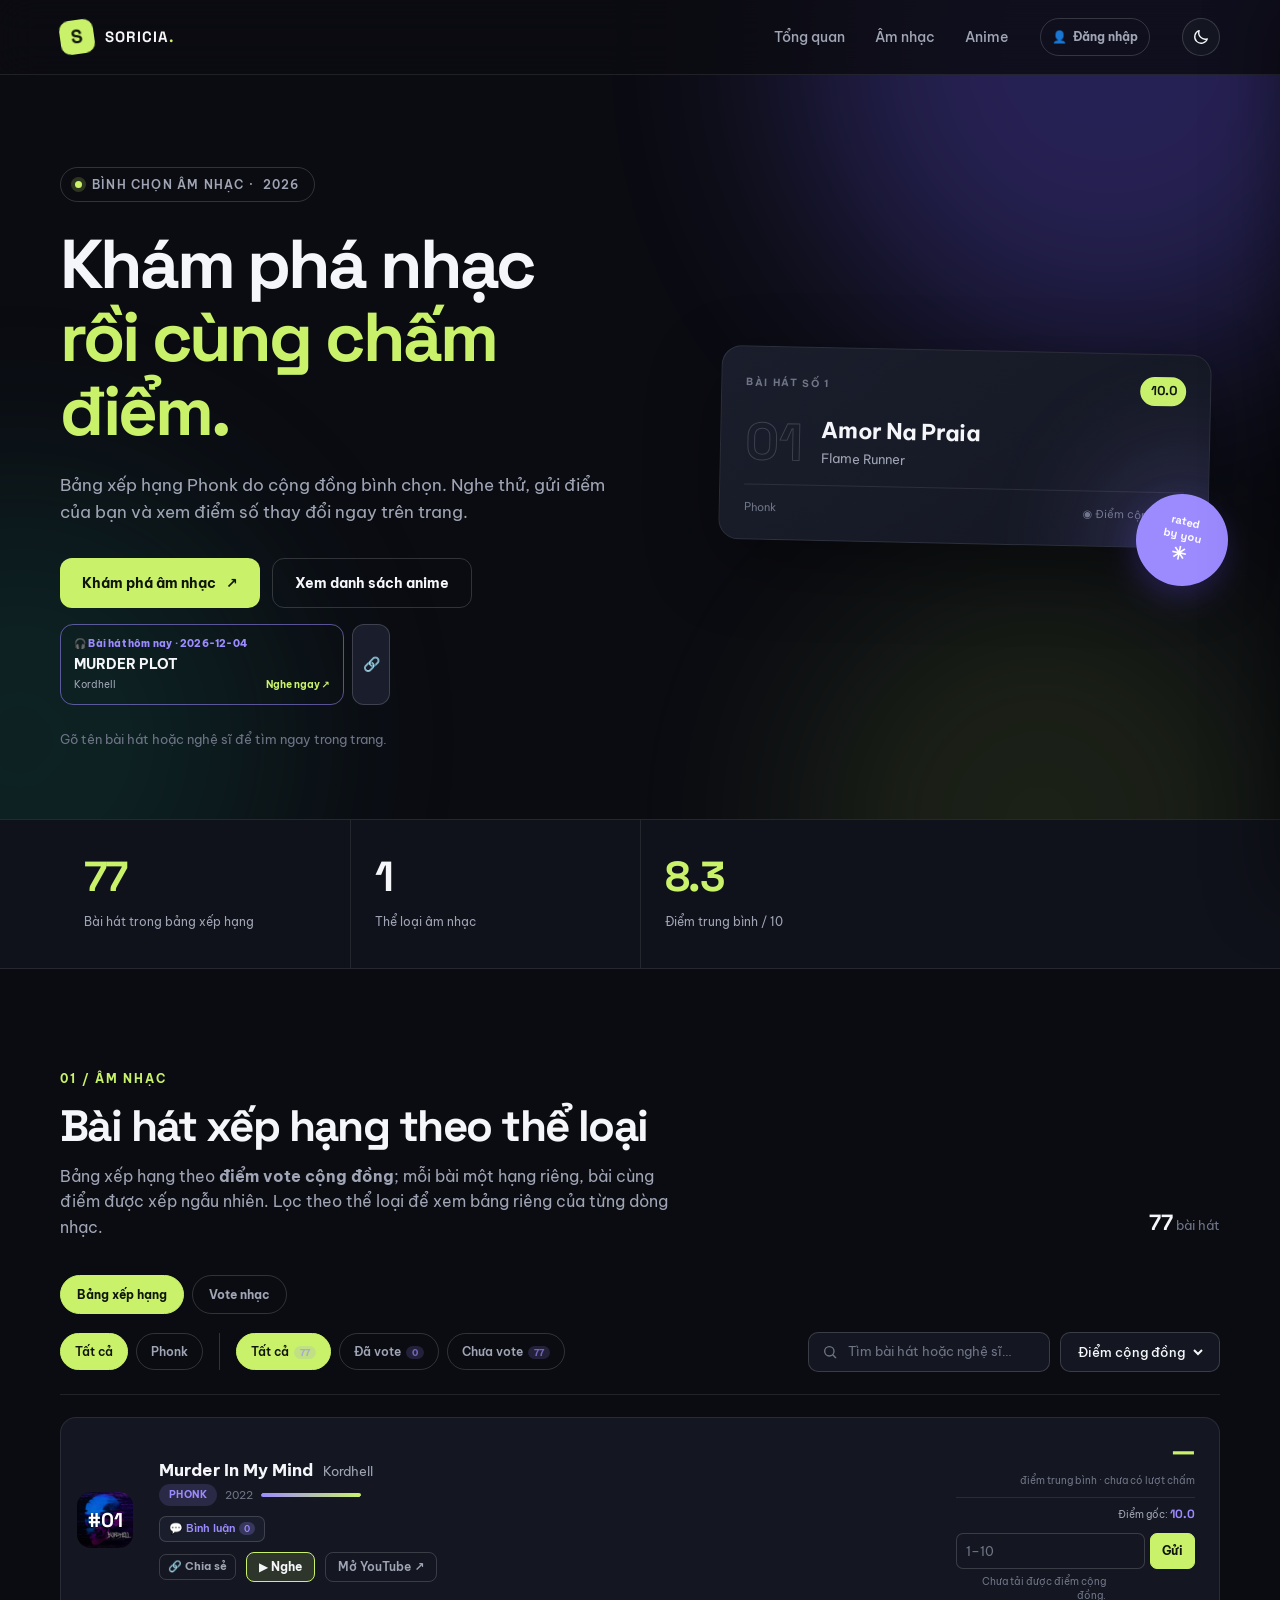
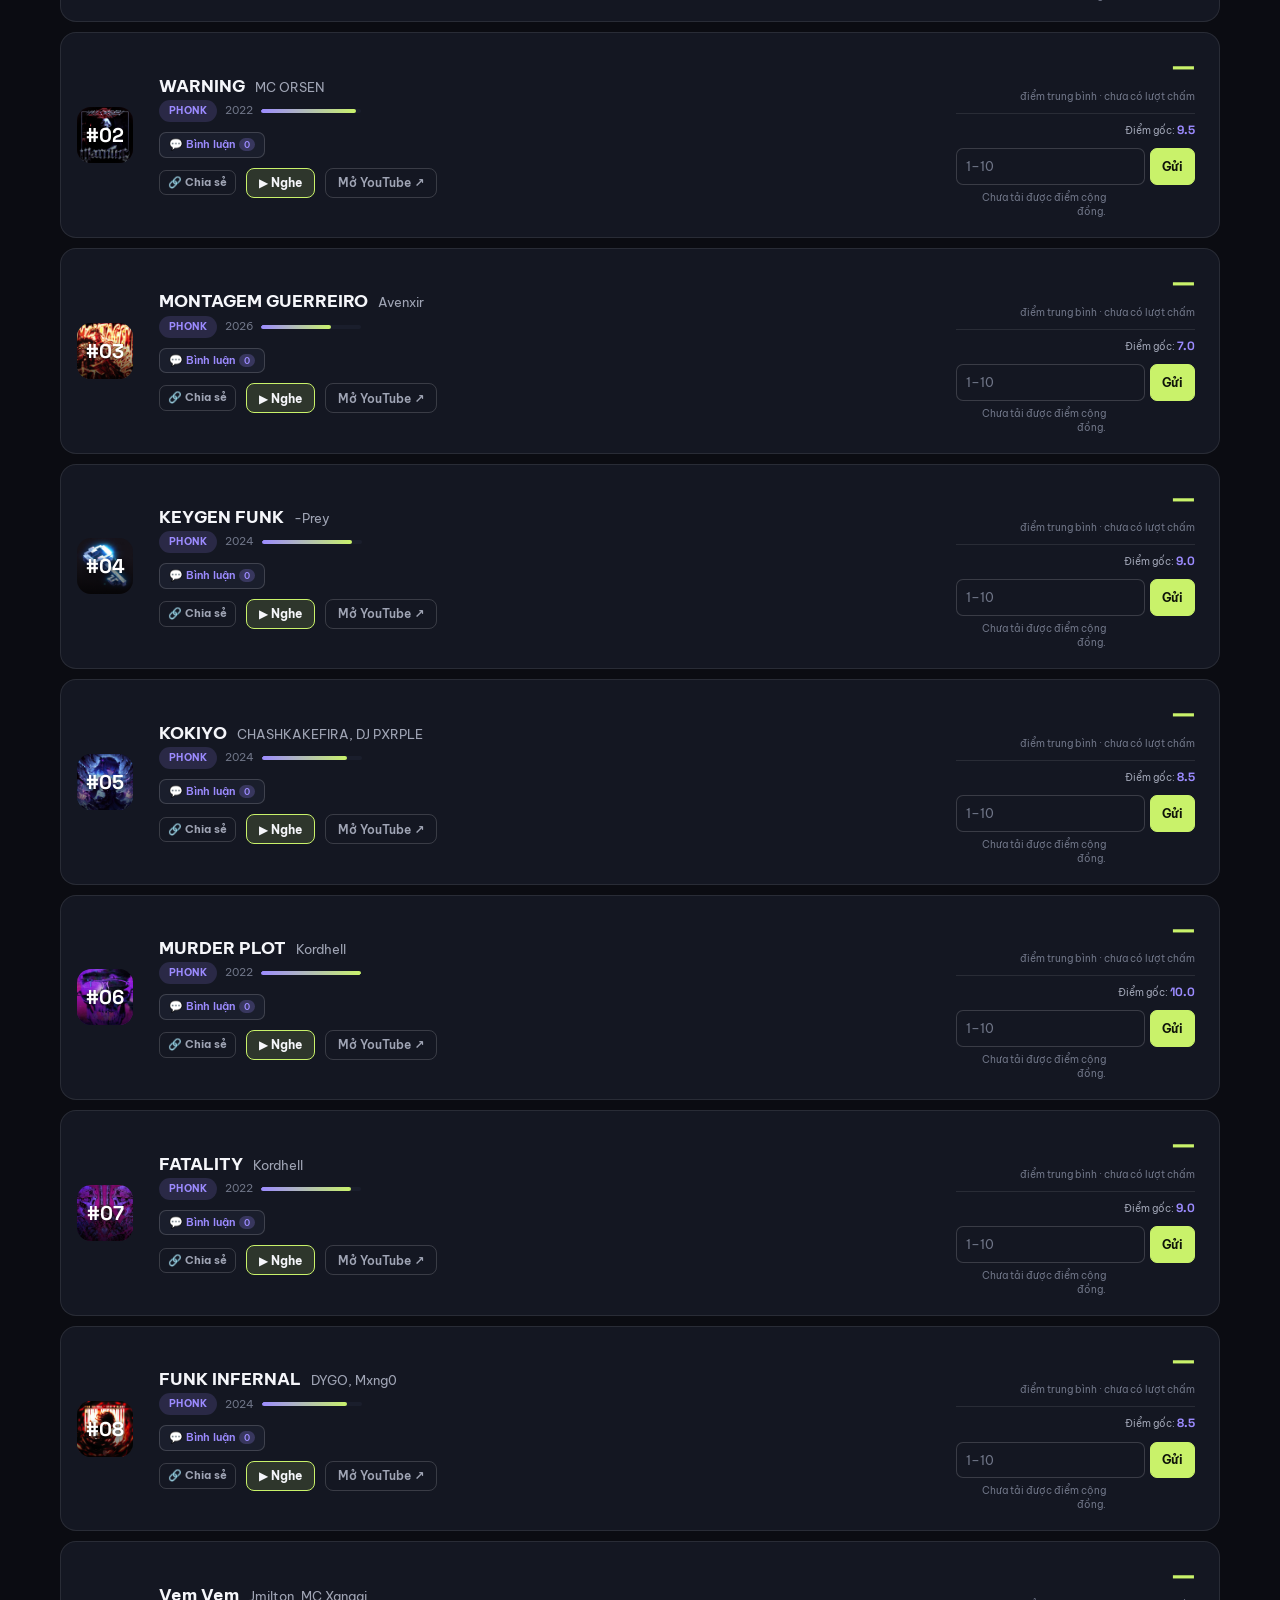
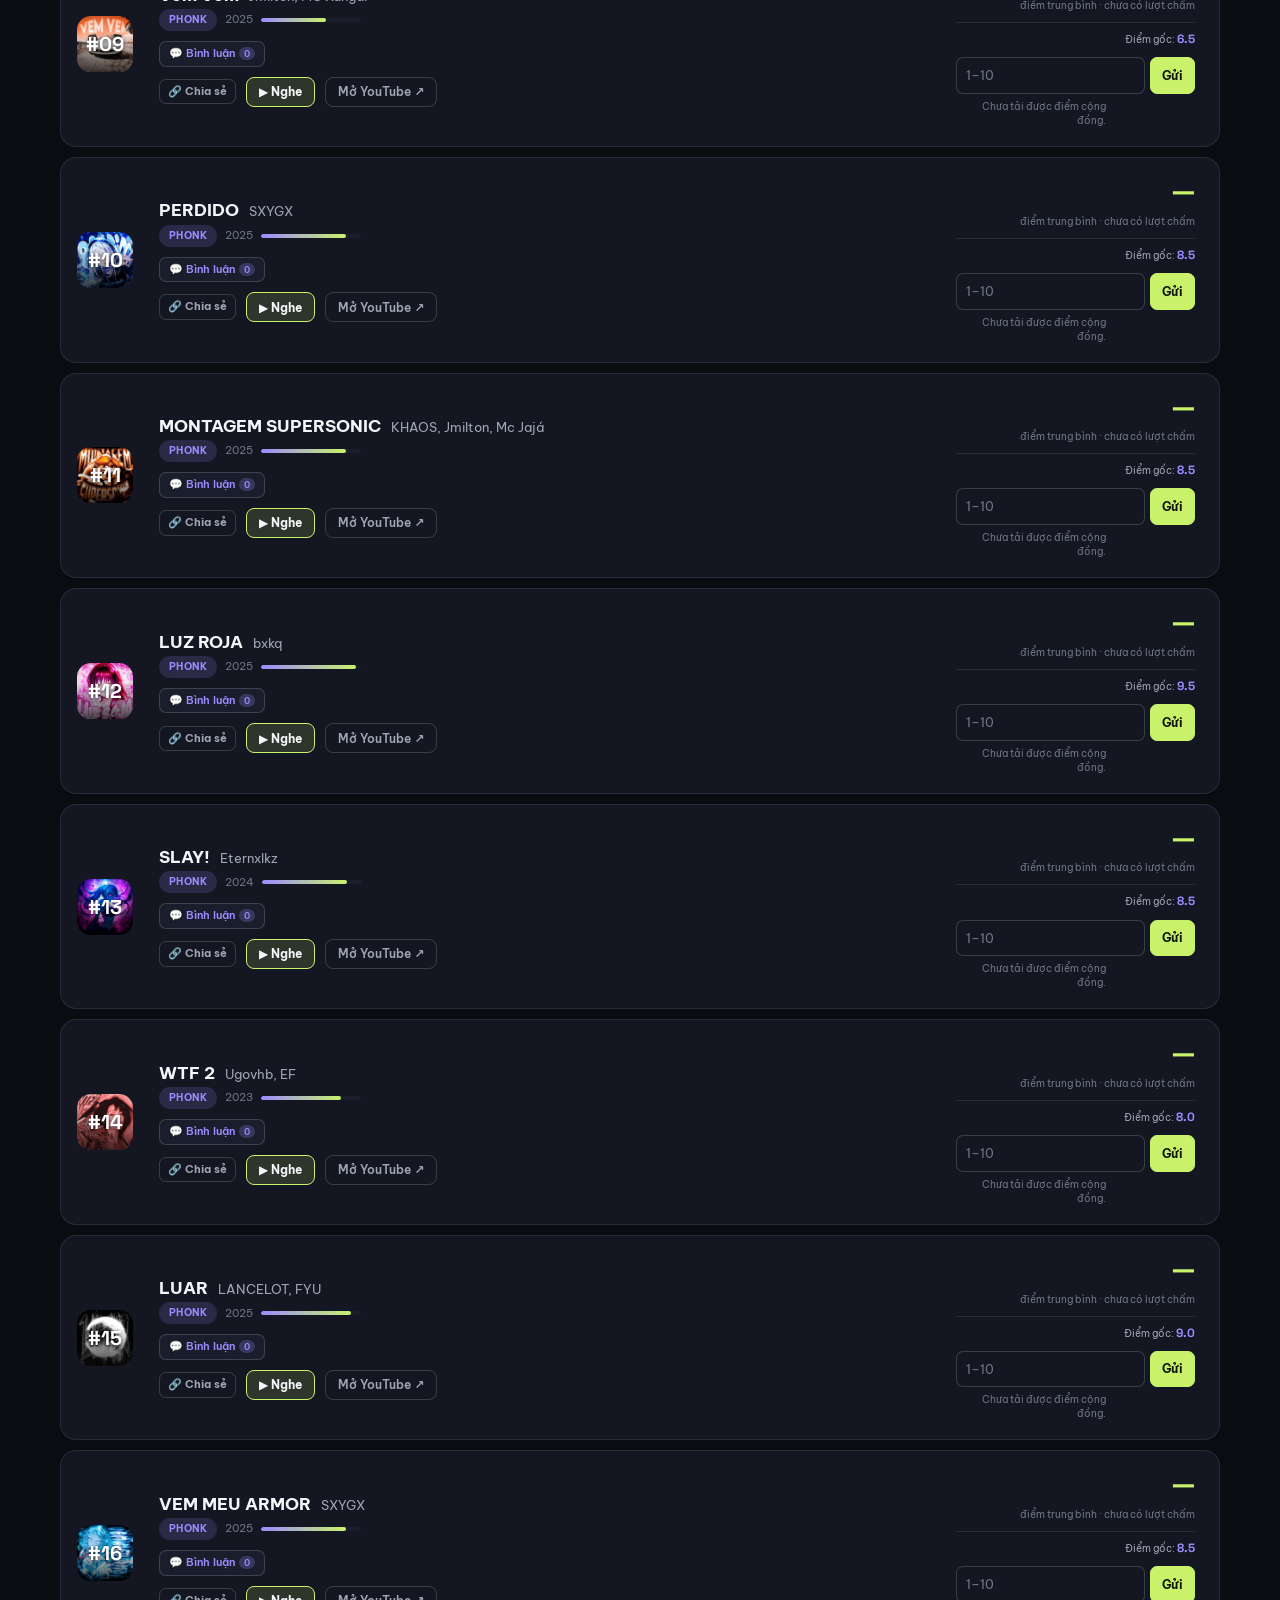
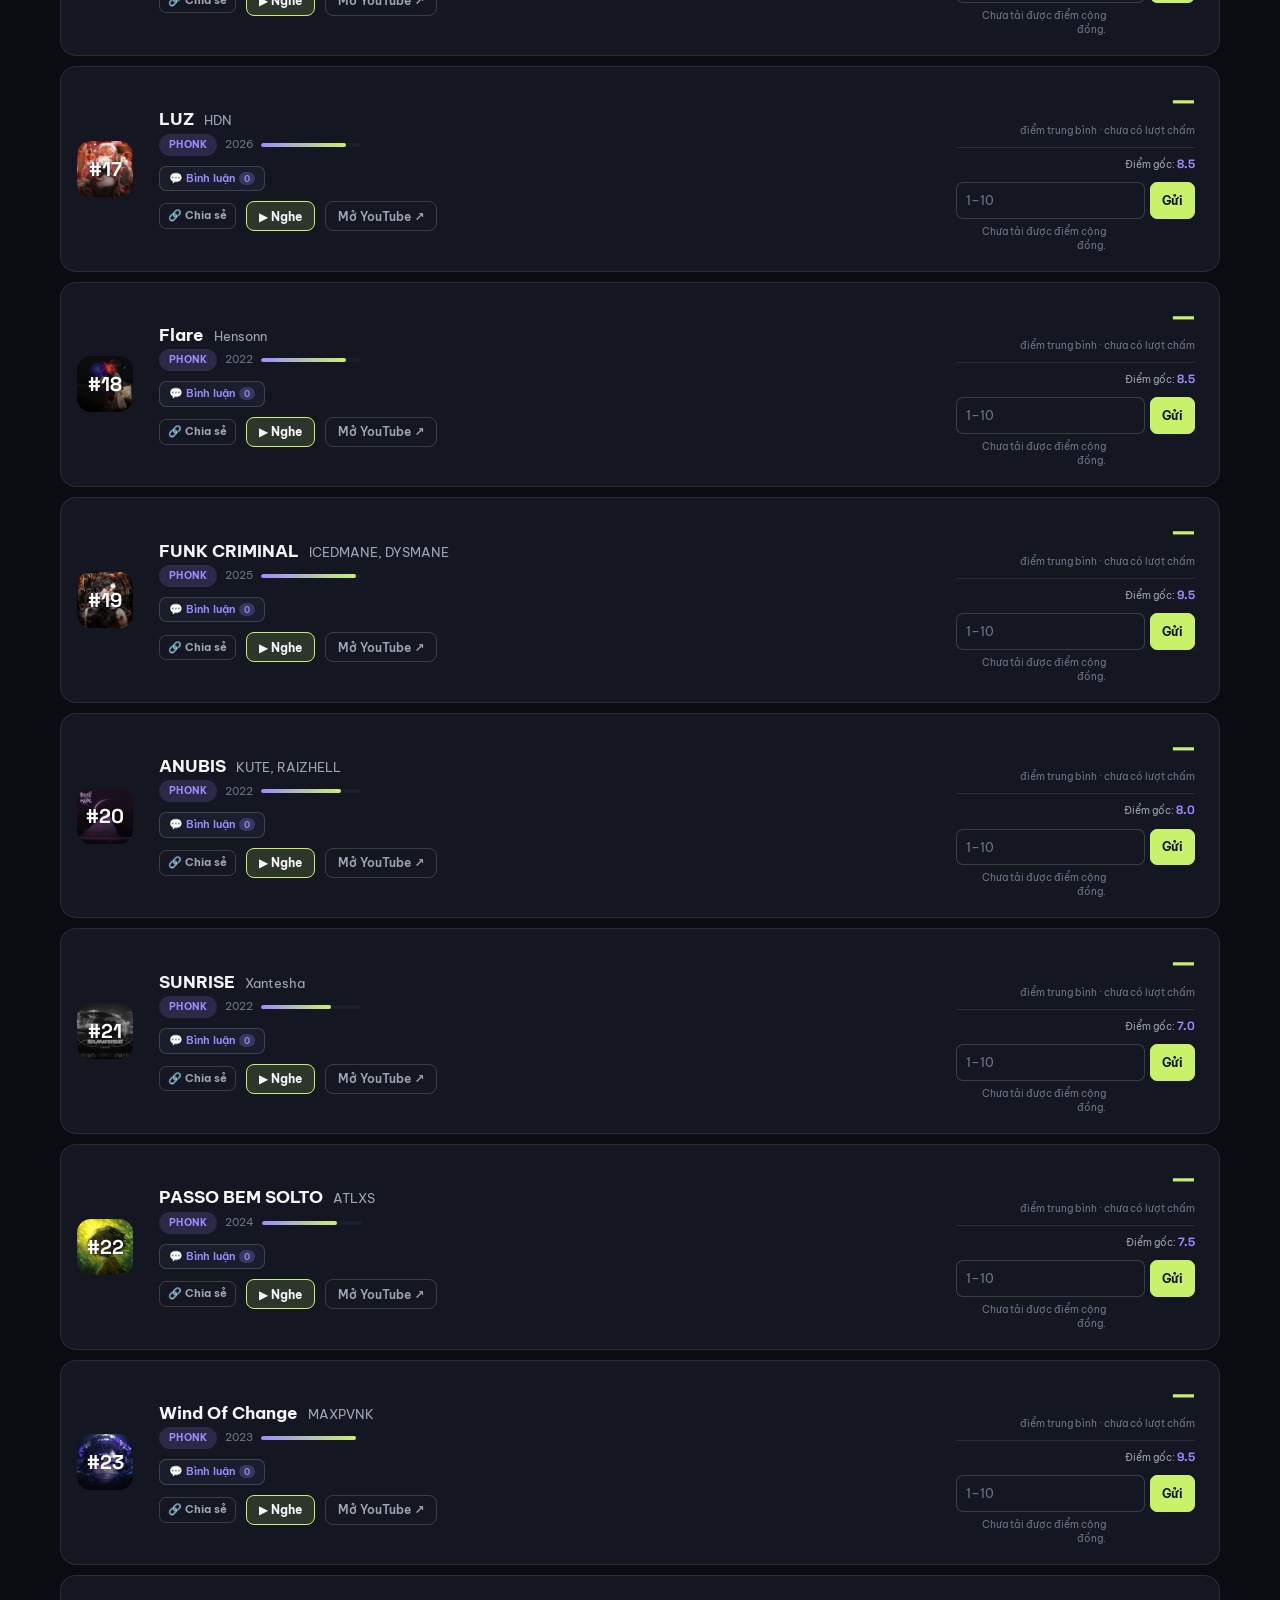
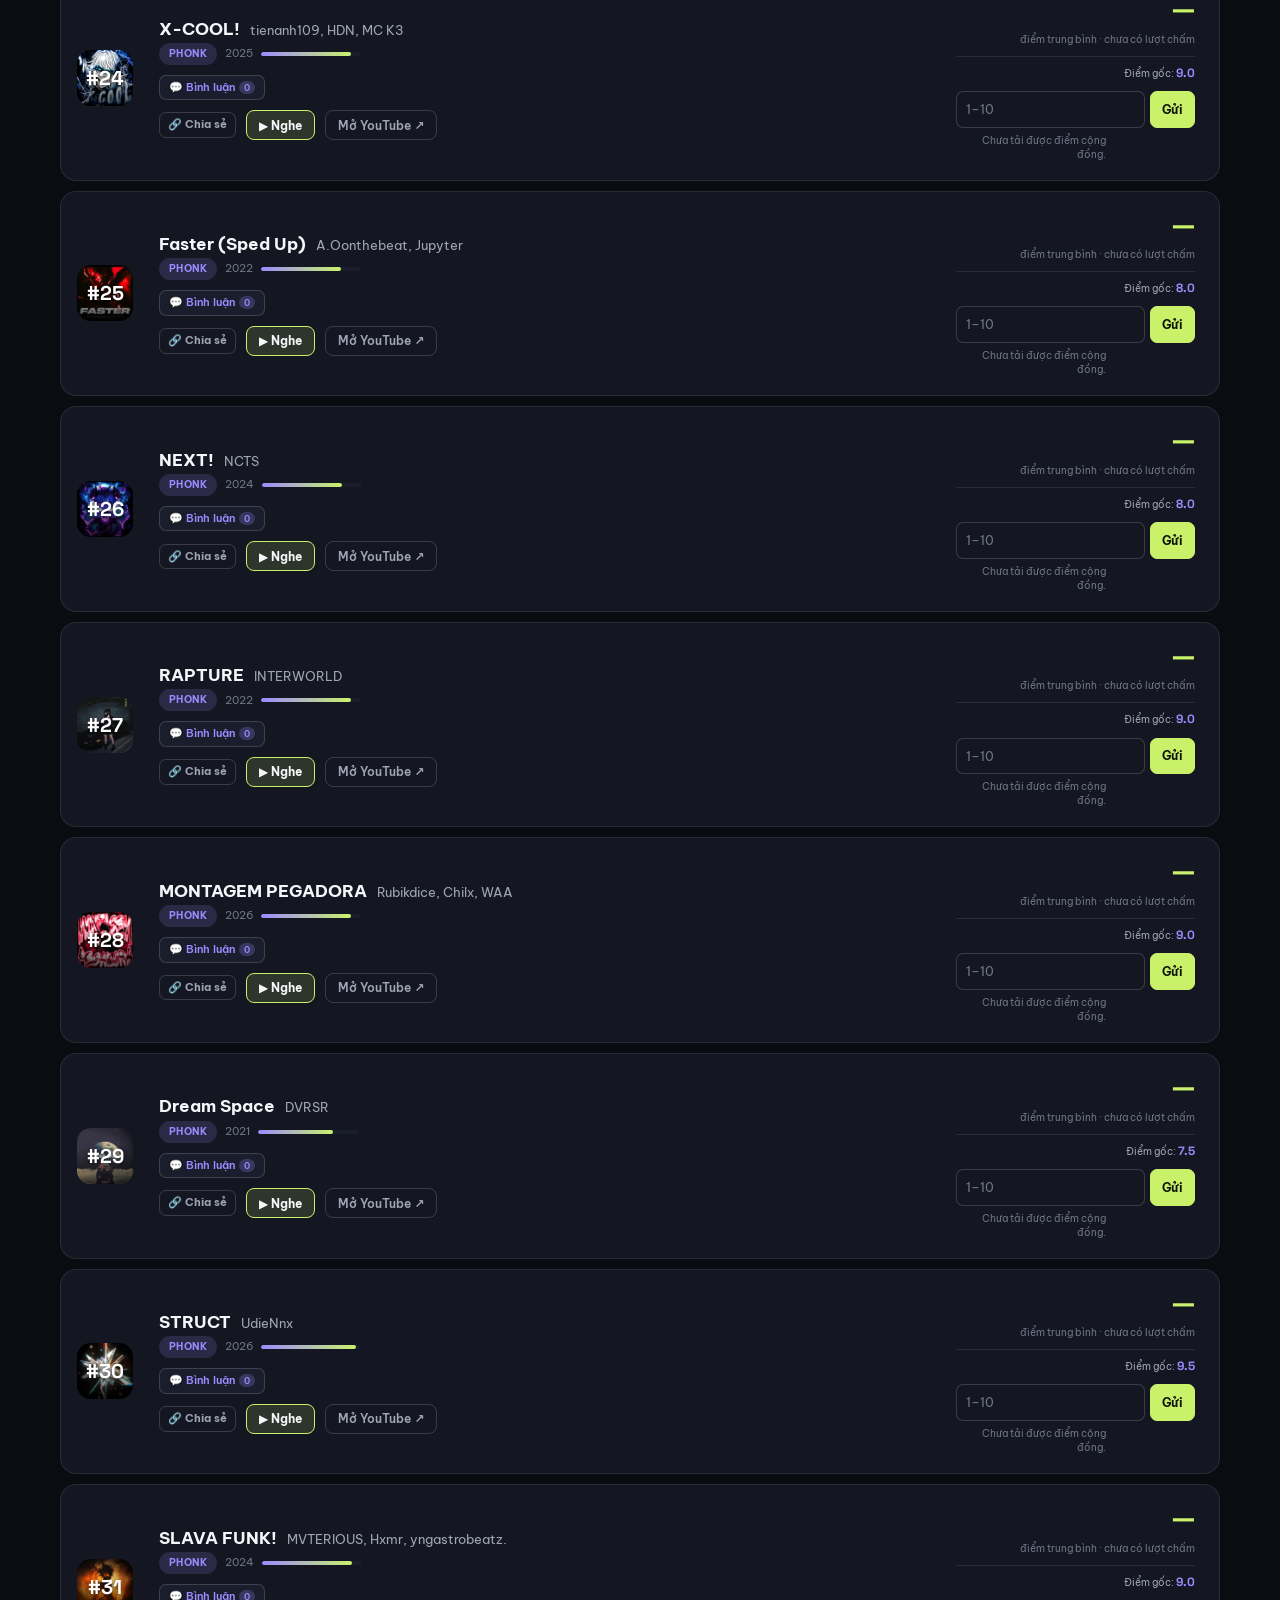
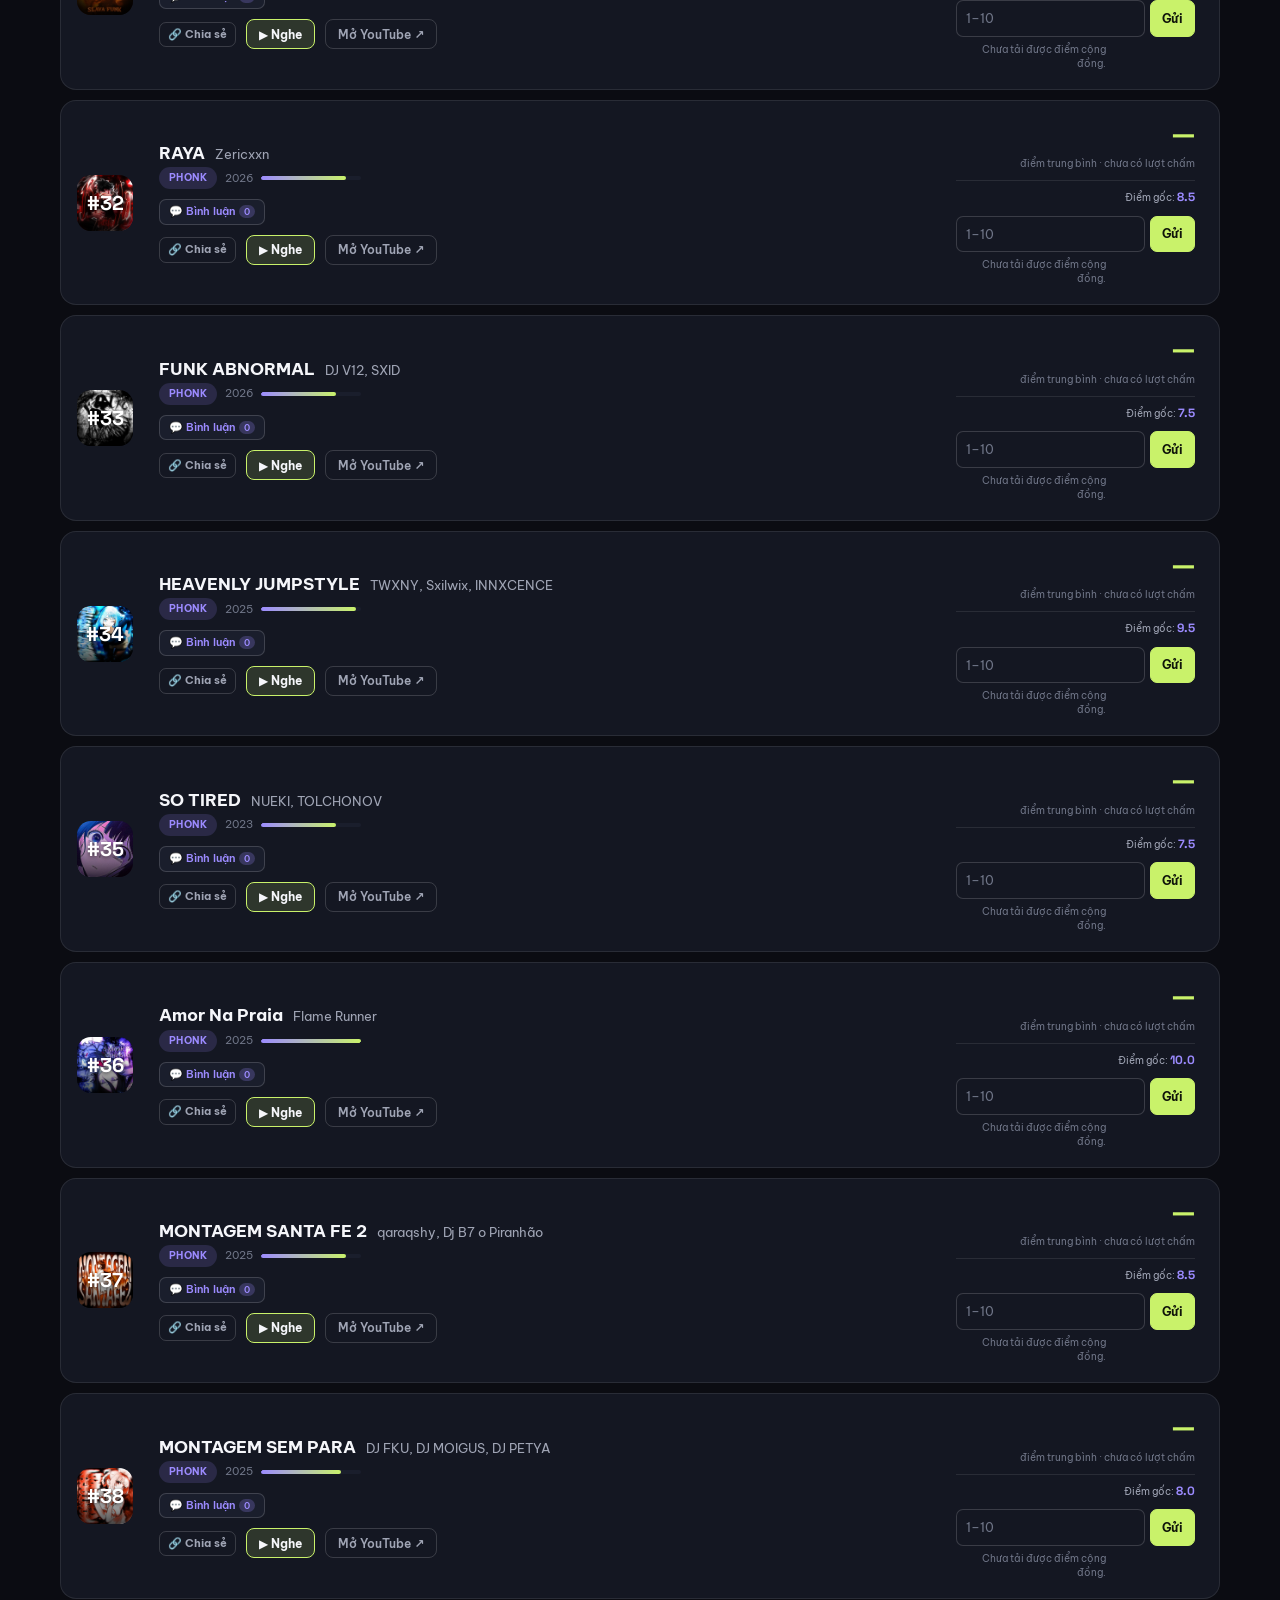
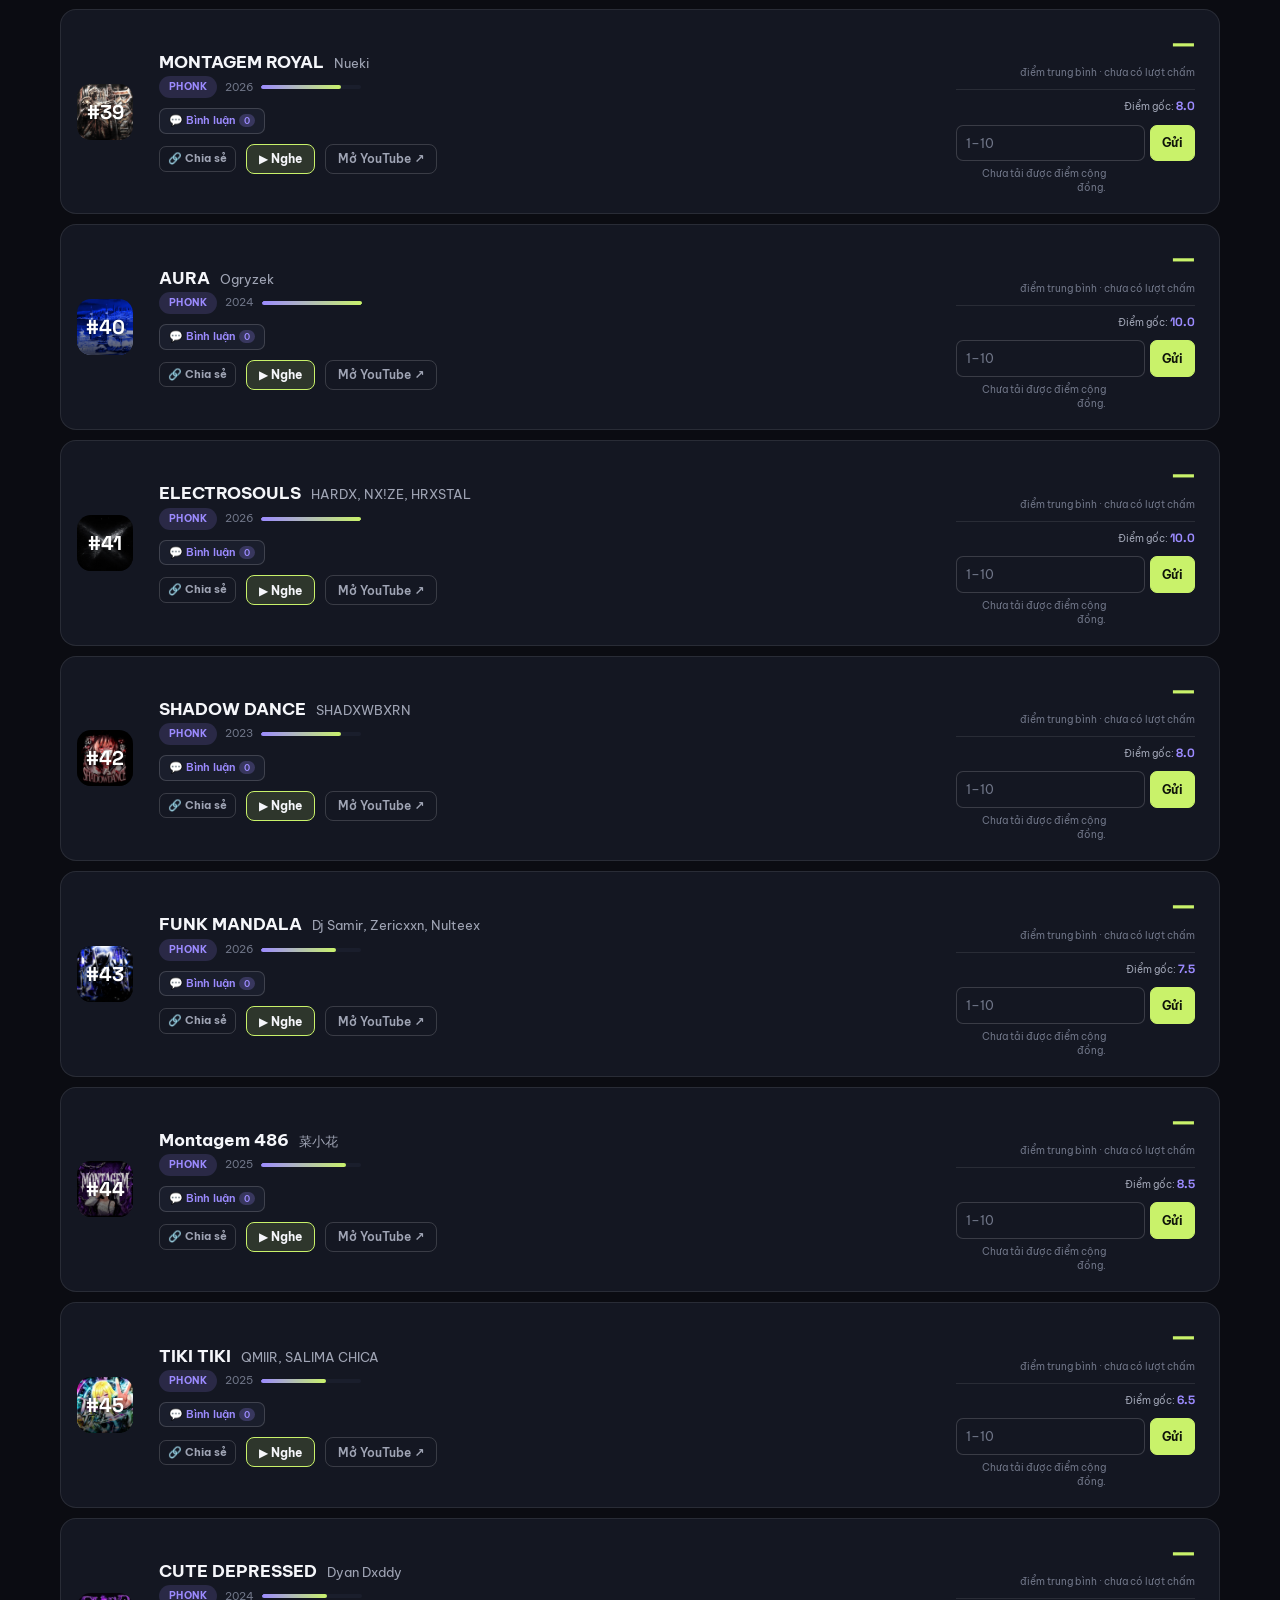
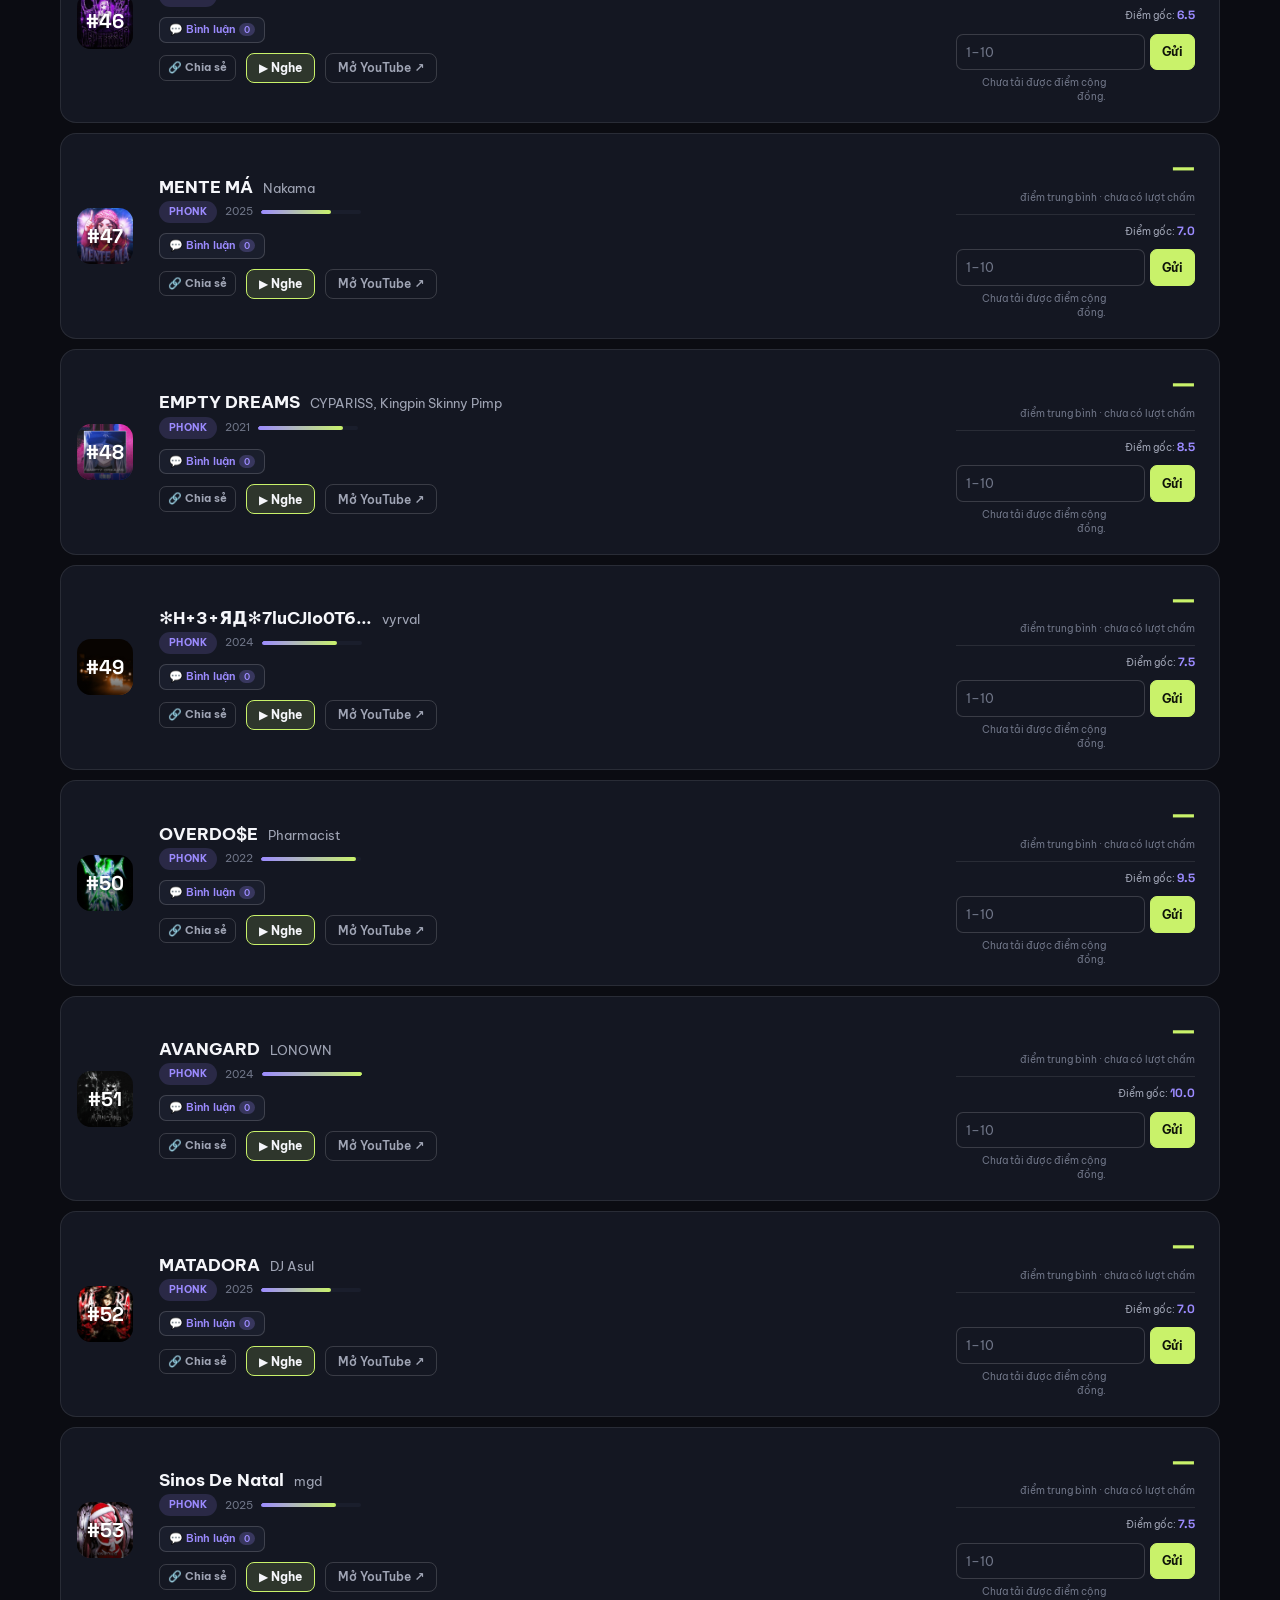
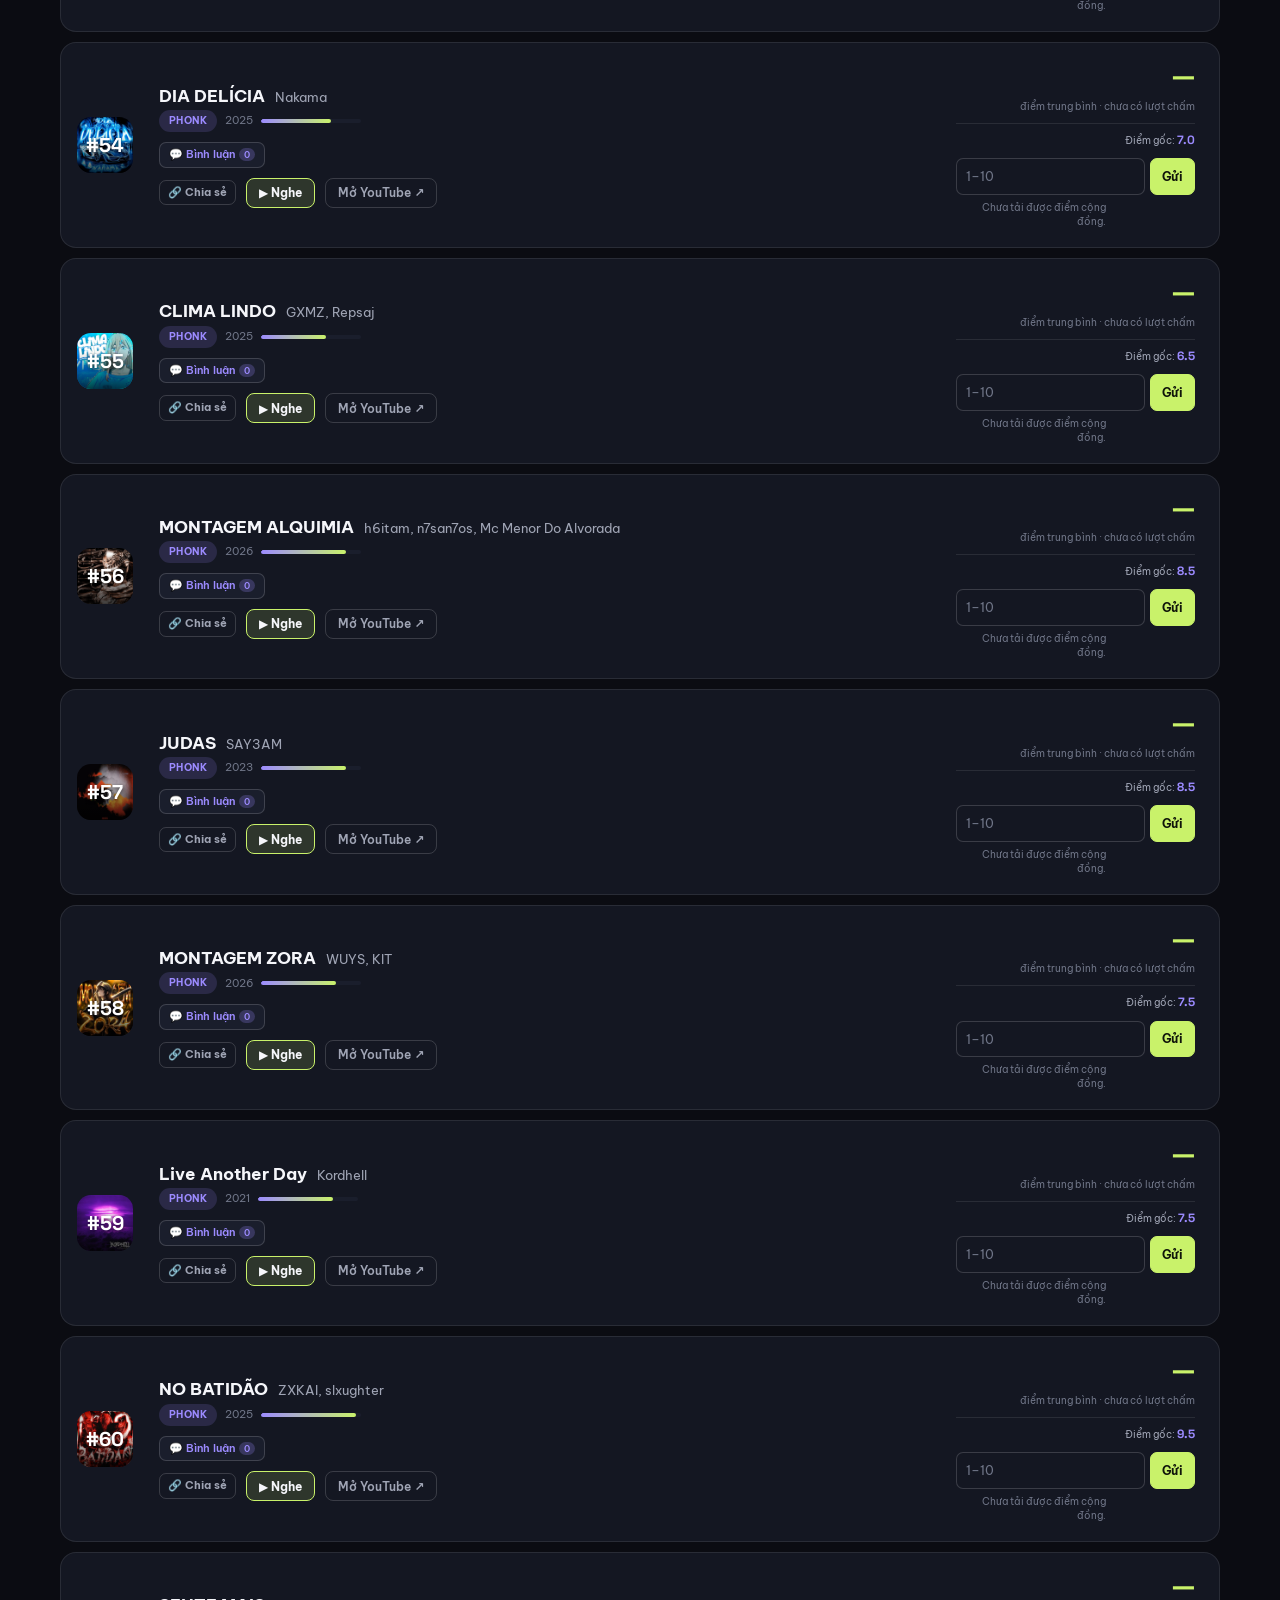
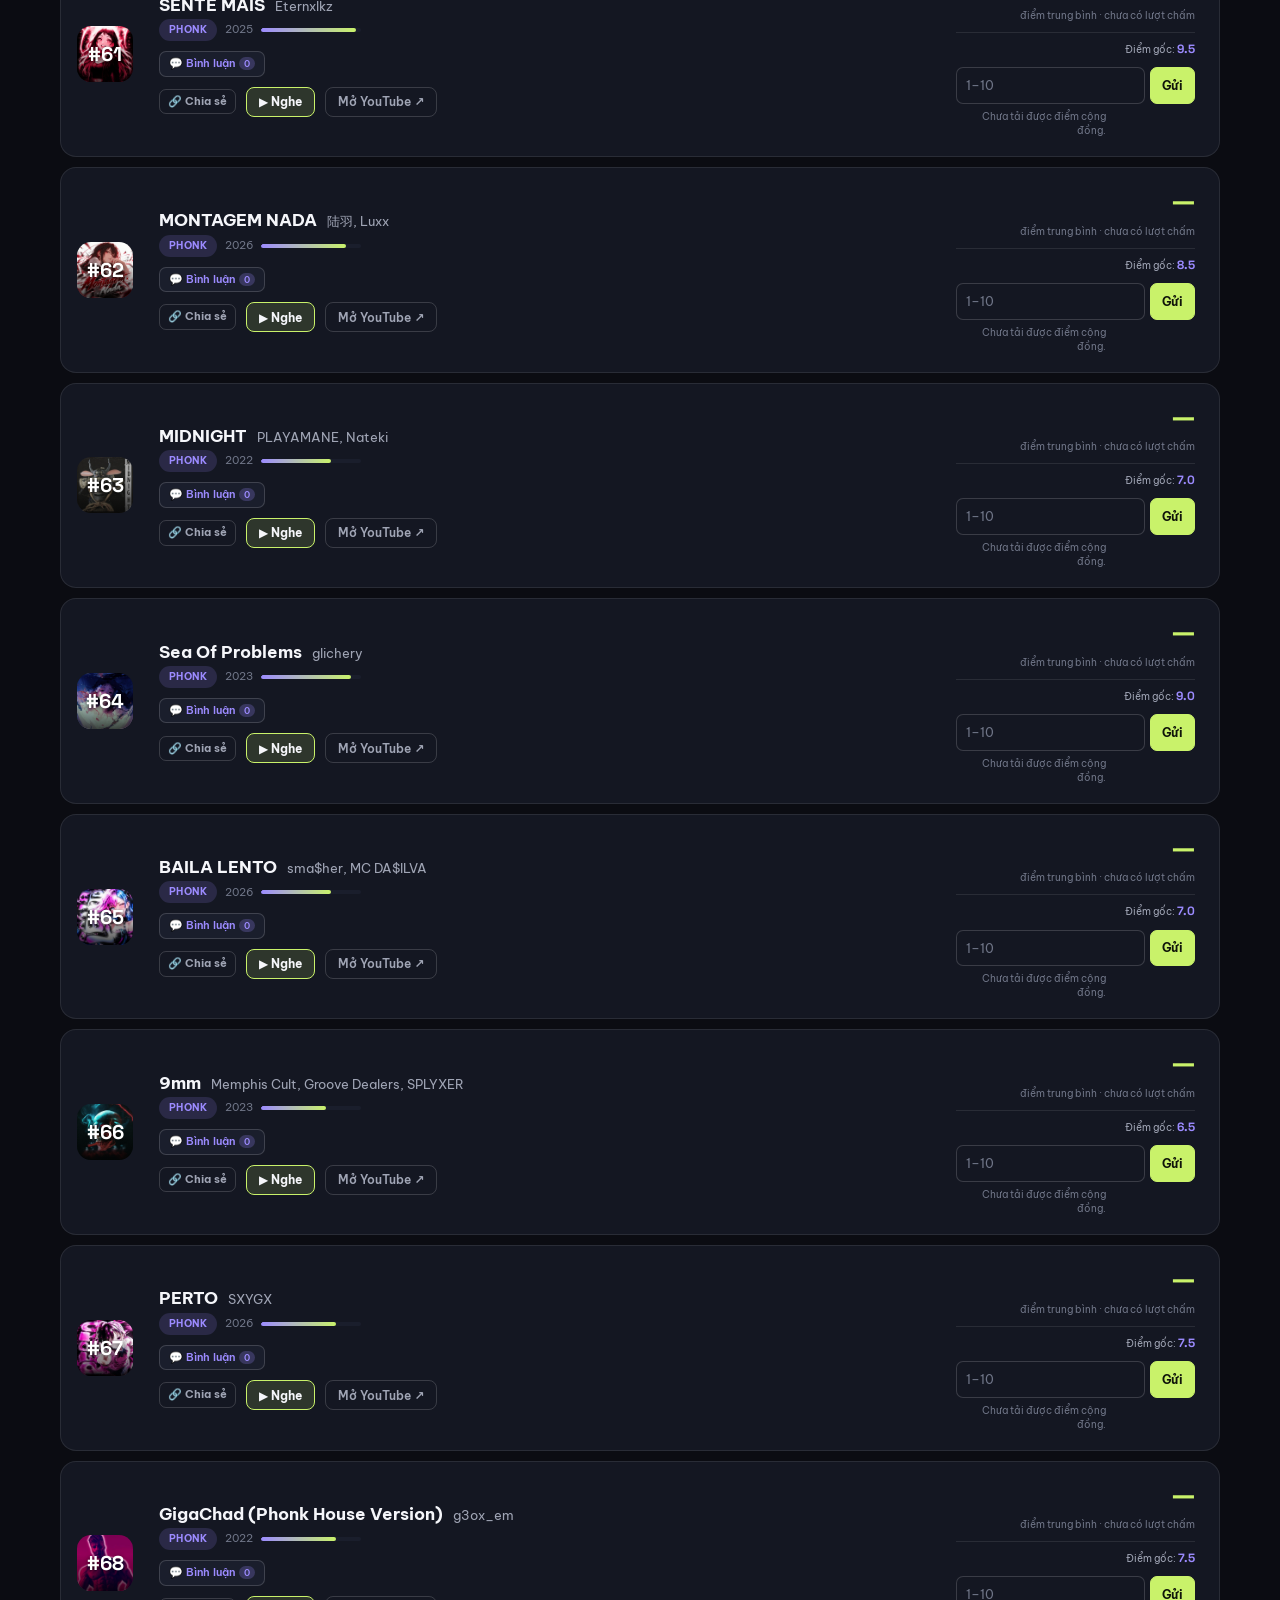
<file: index.html>
<!doctype html>
<html lang="vi" data-theme="dark">
<head>
  <meta charset="utf-8">
  <meta name="viewport" content="width=device-width, initial-scale=1">
  <meta name="description" content="Bảng xếp hạng nhạc và bình chọn cộng đồng của Soricia.">
  <meta property="og:title" content="Soricia — Khám phá & chấm điểm nhạc">
  <meta property="og:description" content="Nghe, chấm điểm và xếp hạng những bài nhạc cộng đồng đang mê nhất trên Soricia.">
  <meta property="og:type" content="website">
  <meta property="og:url" content="https://oribaka.github.io/soricia/">
  <meta name="theme-color" content="#0b0c12">
  <title>Soricia — Khám phá & chấm điểm nhạc</title>
  <link rel="icon" type="image/svg+xml" href="assets/favicon.svg?v=61">
  <link rel="preconnect" href="https://fonts.googleapis.com">
  <link rel="preconnect" href="https://fonts.gstatic.com" crossorigin>
  <link href="https://fonts.googleapis.com/css2?family=Be+Vietnam+Pro:wght@400;500;600;700;800&family=Space+Grotesk:wght@500;600;700&display=swap" rel="stylesheet">
  <link rel="stylesheet" href="assets/css/style.css?v=61">
  <script src="data/data.js?v=61"></script>
  <script src="data/config.js?v=61"></script>
  <script src="assets/js/app.js?v=61" defer></script>
</head>
<body data-page="music">
  <a class="skip-link" href="#main">Chuyển đến nội dung</a>
  <div class="ambient" aria-hidden="true"><span></span><span></span><span></span></div>

  <header class="site-header">
    <div class="container header-inner">
      <a class="brand" href="#top" aria-label="Soricia — về đầu trang">
        <span class="brand-mark" aria-hidden="true">S</span>
        <span class="brand-name">SORICIA<span class="brand-dot">.</span></span>
      </a>
            <nav class="main-nav" aria-label="Điều hướng chính">
        <a href="#overview">Tổng quan</a>
        <a href="index.html" aria-current="page">Âm nhạc</a>
        <a href="anime.html">Anime</a>
      </nav>
      <button class="account-btn" id="account-btn" type="button" aria-haspopup="dialog" aria-controls="account-modal">
        <span aria-hidden="true">👤</span><span id="account-label">Đăng nhập</span>
      </button>
      <button class="account-btn" id="my-btn" type="button" aria-haspopup="dialog" aria-controls="my-modal" hidden>
        <span aria-hidden="true">⭐</span><span>Của tôi</span>
      </button>
      <button class="theme-toggle" id="theme-toggle" type="button" aria-label="Đổi giao diện sáng/tối" title="Đổi giao diện">
        <svg class="icon-moon" viewBox="0 0 24 24" aria-hidden="true"><path d="M20.4 14.5A8.6 8.6 0 0 1 9.5 3.6 8.6 8.6 0 1 0 20.4 14.5Z"/></svg>
        <svg class="icon-sun" viewBox="0 0 24 24" aria-hidden="true"><circle cx="12" cy="12" r="4.2"/><path d="M12 2v2.4M12 19.6V22M4.9 4.9l1.7 1.7M17.4 17.4l1.7 1.7M2 12h2.4M19.6 12H22M4.9 19.1l1.7-1.7M17.4 6.6l1.7-1.7"/></svg>
      </button>
      <button class="manage-btn" id="manage-btn" type="button" aria-haspopup="dialog" aria-controls="admin-panel">
        <svg viewBox="0 0 24 24" aria-hidden="true"><path d="M12 20h9M16.5 3.5a2.1 2.1 0 0 1 3 3L7 19l-4 1 1-4Z"/></svg>
        <span>Quản lý</span>
      </button>
    </div>
  </header>

  <main id="main">
    <section class="hero" id="top">
      <div class="container hero-grid">
        <div class="hero-copy">
          <p class="eyebrow"><span class="pulse" aria-hidden="true"></span> Bình chọn âm nhạc · <span id="hero-year">2026</span></p>
          <h1>Khám phá nhạc<br><em>rồi cùng chấm điểm.</em></h1>
          <p class="hero-lead">Bảng xếp hạng Phonk do cộng đồng bình chọn. Nghe thử, gửi điểm của bạn và xem điểm số thay đổi ngay trên trang.</p>
          <div class="hero-actions">
            <a class="btn btn-primary" href="#music">Khám phá âm nhạc <span aria-hidden="true">↗</span></a>
            <a class="btn btn-ghost" href="anime.html">Xem danh sách anime</a>
          </div>
          <div class="daily-box" id="daily-box" hidden>
            <button class="daily-pick" id="daily-pick" type="button">
              <span class="daily-pick-label">🎧 Bài hát hôm nay · <span id="daily-date"></span></span>
              <strong class="daily-pick-title" id="daily-title">Đang chọn…</strong>
              <span class="daily-pick-foot"><span id="daily-artist"></span><b>Nghe ngay ↗</b></span>
            </button>
            <button class="daily-share" id="daily-share" type="button" aria-label="Chia sẻ bài hát hôm nay">🔗</button>
          </div>
          <p class="hero-hint">Gõ tên bài hát hoặc nghệ sĩ để tìm ngay trong trang.</p>
        </div>
        <div class="hero-showcase" aria-label="Bài hát điểm cao nhất">
          <article class="showcase-card showcase-music">
            <div class="showcase-top"><span class="tag">BÀI HÁT SỐ 1</span><span class="score-pill" id="hero-song-score">—</span></div>
            <div class="showcase-body"><span class="showcase-index">01</span><div><h2 id="hero-song-title">Đang tải…</h2><p id="hero-song-artist"></p></div></div>
            <div class="showcase-foot"><span id="hero-song-genre"></span><span>◉ Điểm cộng đồng</span></div>
          </article>
          <div class="showcase-sticker" aria-hidden="true">rated<br>by you<span>✳</span></div>
        </div>
      </div>
    </section>

    <section class="stats-section" id="overview" aria-label="Tổng quan âm nhạc">
      <div class="container stats-grid">
        <div class="stat"><strong data-stat="songs">0</strong><span>Bài hát trong bảng xếp hạng</span></div>
        <div class="stat"><strong data-stat="genres">0</strong><span>Thể loại âm nhạc</span></div>
        <div class="stat" data-score-stat><strong data-stat="avg">0</strong><span>Điểm trung bình / 10</span></div>
      </div>
    </section>

    <section class="section" id="music">
      <div class="container">
        <div class="section-head reveal">
          <div>
            <p class="section-kicker">01 / Âm nhạc</p>
            <h2 id="music-title">Bài hát xếp hạng theo thể loại</h2>
            <p class="section-desc" id="music-desc-rank">Bảng xếp hạng theo <strong>điểm vote cộng đồng</strong>; mỗi bài một hạng riêng, bài cùng điểm được xếp ngẫu nhiên. Lọc theo thể loại để xem bảng riêng của từng dòng nhạc.</p>
            <p class="section-desc vote-desc" id="music-desc-vote" hidden>Chấm điểm 1–10 cho từng bài. Điểm cộng đồng và điểm gốc chỉ hiện sau khi bạn gửi phiếu.</p>
          </div>
          <div class="section-side">
            <p class="section-count"><span id="music-count">0</span> bài hát</p>
            <button class="btn-add" type="button" data-open-editor="song">+ Thêm bài hát</button>
          </div>
        </div>

        <div class="view-tabs" id="music-tabs" role="tablist" aria-label="Chế độ xem bài hát">
          <button class="view-tab is-active" type="button" data-view="rank" role="tab" aria-selected="true">Bảng xếp hạng</button>
          <button class="view-tab" type="button" data-view="vote" role="tab" aria-selected="false">Vote nhạc</button>
        </div>

        <div class="vote-progress" id="music-progress" hidden>
          <div class="vote-progress-head"><span>Tiến độ bình chọn của bạn</span><strong id="music-progress-label">0 / 0 bài</strong></div>
          <div class="vote-progress-track" role="progressbar" aria-label="Tiến độ bình chọn bài hát"><span id="music-progress-bar"></span></div>
        </div>

        <div class="toolbar reveal">
          <div class="filter-groups">
            <div class="chips" id="music-filters" role="group" aria-label="Lọc bài hát theo thể loại"></div>
            <div class="chips vote-filters" id="music-vote-filters" role="group" aria-label="Lọc bài hát theo trạng thái vote"></div>
          </div>
          <div class="toolbar-right">
            <label class="search"><svg viewBox="0 0 24 24" aria-hidden="true"><circle cx="11" cy="11" r="7"/><path d="m16.5 16.5 4 4"/></svg><span class="sr-only">Tìm bài hát</span><input type="search" id="music-search" placeholder="Tìm bài hát hoặc nghệ sĩ…" autocomplete="off"></label>
            <label class="select-wrap"><span class="sr-only">Sắp xếp bài hát</span><select id="music-sort"><option value="community" data-score-sort>Điểm cộng đồng</option><option value="score" data-score-sort>Điểm gốc</option><option value="rank">Thứ hạng có sẵn</option><option value="title">Tên A–Z</option><option value="year">Năm mới nhất</option><option value="new">Mới thêm</option></select></label>
          </div>
        </div>
        <ol class="song-list" id="music-list" aria-live="polite"></ol>
        <p class="empty-state" id="music-empty" hidden>Không tìm thấy bài hát phù hợp. Thử đổi từ khoá hoặc thể loại nhé.</p>
      </div>
    </section>

  </main>

  <div class="panel-backdrop" id="panel-backdrop" hidden></div>
  <aside class="admin-panel" id="admin-panel" role="dialog" aria-modal="true" aria-labelledby="panel-title" aria-hidden="true">
    <div class="panel-head">
      <div><p class="section-kicker">Chỉnh trang</p><h2 id="panel-title">Quản lý danh sách</h2></div>
      <button class="panel-close" id="panel-close" type="button" aria-label="Đóng bảng quản lý">×</button>
    </div>

    <div class="panel-tabs" role="tablist" aria-label="Chọn loại dữ liệu">
      <button class="panel-tab is-active" type="button" data-tab="song" role="tab" aria-selected="true">Bài hát</button>
      <button class="panel-tab" type="button" data-tab="anime" role="tab" aria-selected="false">Anime</button>
      <button class="panel-tab" type="button" data-tab="data" role="tab" aria-selected="false">Dữ liệu</button>
    </div>

    <div class="panel-body">
      <div class="auth-box" id="auth-box" hidden>
        <p class="data-intro">Đăng nhập chủ web để đăng thay đổi lên Firebase — mọi người thấy ngay, không cần sửa file.</p>
        <div class="field"><label for="auth-email">Email chủ web</label><input id="auth-email" type="email" autocomplete="username" placeholder="owner@example.com"></div>
        <div class="field"><label for="auth-password">Mật khẩu</label><input id="auth-password" type="password" autocomplete="current-password" placeholder="••••••••"></div>
        <p class="form-status" id="auth-status" hidden></p>
        <button class="btn btn-primary" id="auth-signin" type="button">Đăng nhập chủ web</button>
        <button class="btn btn-ghost" id="auth-signout" type="button" hidden>Đăng xuất</button>
        <button class="btn btn-ghost" id="auth-publish" type="button" hidden>Đăng danh sách hiện tại lên web</button>
      </div>

      <datalist id="genre-options"></datalist>

      <form class="editor-form" id="song-form" novalidate>
        <input type="hidden" id="song-edit-id">
        <div class="field"><label for="song-title">Tên bài <span>*</span></label><input id="song-title" required maxlength="120" placeholder="Amor Na Praia"></div>
        <div class="field"><label for="song-artist">Nghệ sĩ <span>*</span></label><input id="song-artist" required maxlength="120" placeholder="Flame Runner"></div>
        <div class="field-row">
          <div class="field"><label for="song-genre">Thể loại <span>*</span></label><input id="song-genre" required list="genre-options" maxlength="40" placeholder="Phonk"></div>
          <div class="field field-small"><label for="song-score">Điểm /10</label><input id="song-score" type="number" min="0" max="10" step="0.1" placeholder="— (chưa chấm)" inputmode="decimal"></div>
        </div>
        <div class="field"><label for="song-year">Năm phát hành</label><input id="song-year" type="number" min="1900" max="2100" placeholder="2025" inputmode="numeric"></div>
        <div class="field"><label for="song-youtube">Link YouTube (để nút Nghe)</label><input id="song-youtube" placeholder="https://youtu.be/... hoặc ID video" maxlength="200"></div>
        <div class="field"><label for="song-note">Giới thiệu ngắn</label><textarea id="song-note" rows="3" maxlength="300" placeholder="Giới thiệu về bài hát…"></textarea></div>
        <div class="field">
          <label>Ảnh bìa</label>
          <div class="image-drop">
            <img id="song-image-preview" alt="" hidden>
            <span class="image-placeholder" id="song-image-placeholder">Chọn ảnh để tải lên</span>
            <input type="file" id="song-image" accept="image/*" aria-label="Chọn ảnh bìa bài hát">
          </div>
          <button class="remove-image" type="button" id="song-remove-image" hidden>Xoá ảnh</button>
        </div>
        <p class="form-status" id="song-form-status" hidden></p>
        <button class="btn btn-primary form-submit" id="song-submit" type="submit">Thêm bài hát</button>
      </form>

      <form class="editor-form" id="anime-form" novalidate hidden>
        <input type="hidden" id="anime-edit-id">
        <div class="field"><label for="anime-title">Tên anime <span>*</span></label><input id="anime-title" required maxlength="120" placeholder="Violet Evergarden"></div>
        <div class="field"><label for="anime-alt">Tên phụ</label><input id="anime-alt" maxlength="120" placeholder="Kimi no Na wa"></div>
        <div class="field-row">
          <div class="field"><label for="anime-genre">Thể loại <span>*</span> <small>(chia bằng dấu phẩy)</small></label><input id="anime-genre" required list="genre-options" maxlength="120" placeholder="Action, Drama, Mecha"></div>
          <div class="field field-small"><label for="anime-score">Điểm /10</label><input id="anime-score" type="number" min="0" max="10" step="0.1" placeholder="— (chưa chấm)" inputmode="decimal"></div>
        </div>
        <div class="field-row">
          <div class="field"><label for="anime-year">Năm</label><input id="anime-year" type="number" min="1900" max="2100" placeholder="2018" inputmode="numeric"></div>
          <div class="field"><label for="anime-episodes">Số tập</label><input id="anime-episodes" type="number" min="1" max="2000" placeholder="13" inputmode="numeric"></div>
        </div>
        <div class="field"><label for="anime-status">Trạng thái</label><select id="anime-status"><option>Chưa xem</option><option>Đang xem</option><option>Đã xem</option></select></div>
        <div class="field"><label for="anime-note">Giới thiệu ngắn</label><textarea id="anime-note" rows="3" maxlength="300" placeholder="Giới thiệu về anime…"></textarea></div>
        <div class="field">
          <label>Ảnh poster</label>
          <div class="image-drop">
            <img id="anime-image-preview" alt="" hidden>
            <span class="image-placeholder" id="anime-image-placeholder">Chọn ảnh để tải lên</span>
            <input type="file" id="anime-image" accept="image/*" aria-label="Chọn ảnh poster anime">
          </div>
          <button class="btn btn-ghost" type="button" id="anime-find-poster">✦ Tìm poster gợi ý</button>
          <button class="remove-image" type="button" id="anime-remove-image" hidden>Xoá ảnh</button>
        </div>
        <button class="btn btn-primary form-submit" id="anime-submit" type="submit">Thêm anime</button>
      </form>

      <div class="data-tools" id="data-tools" hidden>
        <p class="data-intro">Dữ liệu đang lưu trong <strong>trình duyệt của bạn</strong>. Xuất file để sao lưu, chuyển sang thiết khác, hoặc đưa lên GitHub.</p>
        <button class="btn btn-ghost" id="export-json" type="button">Tải file JSON (sao lưu)</button>
        <button class="btn btn-ghost" id="export-js" type="button">Tải file data.js (đưa lên GitHub)</button>
        <button class="btn btn-primary" id="export-package" type="button">📦 Gói cập nhật cho Drive (data.js + ảnh bạn thêm)</button>
        <div class="health-box">
          <div class="health-head"><b>Kiểm tra Firebase</b><button class="btn btn-ghost" id="health-check" type="button">Chạy kiểm tra</button></div>
          <pre class="health-result" id="health-result" hidden></pre>
        </div>
        <div class="history-box owner-only" id="history-box" hidden>
          <div class="history-head"><b>Nhật ký chủ web</b><button class="btn btn-ghost" id="history-clear" type="button">Xoá nhật ký</button></div>
          <div class="history-list" id="history-list"></div>
        </div>
        <label class="btn btn-ghost file-label" for="import-json">Nhập file JSON<input type="file" id="import-json" accept="application/json,.json"></label>
        <button class="btn btn-ghost" id="restore-backup" type="button">Khôi phục bản cũ trong trình duyệt</button>
        <button class="btn btn-ghost" id="cleanup-images" type="button">🧹 Dọn ảnh cũ không dùng</button>
        <button class="btn btn-danger" id="reset-data" type="button">Khôi phục dữ liệu gốc từ data.js</button>
        <div class="bulk-box">
          <p class="data-intro">Thêm hàng loạt — mỗi dòng một mục, cách nhau bằng dấu <code>|</code>.</p>
          <p class="data-note">Nhạc: <code>Tên | Nghệ sĩ | YouTube | Thể loại</code><br>Anime: <code>Tên | Tên phụ | Thể loại | Năm | Số tập</code></p>
          <select id="bulk-kind" aria-label="Loại dữ liệu cần thêm">
            <option value="song">Bài hát</option>
            <option value="anime">Anime</option>
          </select>
          <textarea id="bulk-input" rows="6" placeholder="Amor Na Praia | Flame Runner | https://youtu.be/gIYb014up6g | Phonk"></textarea>
          <div class="bulk-actions">
            <button class="btn btn-ghost" id="bulk-preview" type="button">Xem trước</button>
            <button class="btn btn-primary" id="bulk-add" type="button" disabled>Thêm các mục</button>
          </div>
          <div class="bulk-result" id="bulk-result" aria-live="polite"></div>
        </div>
        <p class="data-note">Khi có file data.js mới, bản bạn đang lưu trong trình duyệt sẽ được sao lưu tự động. Ảnh được nén trước khi lưu để không vượt quá bộ nhớ. Nếu dùng chung nhiều thiết bị, hãy xuất JSON rồi nhập ở thiết bị kia.</p>
      </div>
    </div>

    <div class="panel-foot">Thay đổi lưu tự động trong trình duyệt này. Nhấn <strong>Xuất</strong> để giữ bản sao lưu.</div>
  </aside>
  <div class="toast" id="toast" role="status" aria-live="polite"></div>

  <div class="player-modal is-mini" id="player-modal" hidden role="dialog" aria-label="Trình phát nhạc">
    <div class="player-backdrop" data-close-player hidden></div>
    <div class="player-box">
      <div class="player-toolbar" title="Kéo để di chuyển cửa sổ nhạc">
        <span class="player-drag-grip" aria-hidden="true">⠿</span>
        <span class="player-title" id="player-title">Đang nghe</span>
        <button type="button" class="player-expand" id="player-expand" data-toggle-player aria-label="Phóng to trình phát">⤢</button>
        <button type="button" class="player-close" data-close-player aria-label="Đóng trình phát">✕</button>
      </div>
      <div class="player-frame" id="player-frame"></div>
    </div>
  </div>

  <footer class="site-footer">
    <div class="container footer-inner">
      <div><span class="brand-name">SORICIA<span class="brand-dot">.</span></span><p>Nơi mọi người cùng khám phá, chấm điểm nhạc và anime.</p></div>
      <div class="footer-links"><a href="#top">Lên đầu trang ↑</a></div>
    </div>
    <div class="container footer-bottom"><span>© <span id="footer-year">2026</span> Soricia</span></div>
  </footer>
  <div class="remote-banner" id="remote-banner" hidden>
    <span id="remote-banner-text">Có dữ liệu mới trên Firebase.</span>
    <button type="button" id="remote-reload">Tải bản mới</button>
    <button type="button" id="remote-dismiss" aria-label="Bỏ qua">×</button>
  </div>
  <div class="modal" id="account-modal" hidden>
    <div class="modal-backdrop" data-close-account></div>
    <div class="modal-box account-box" role="dialog" aria-modal="true" aria-labelledby="account-title">
      <div class="modal-head"><h2 id="account-title">Tài khoản Soricia</h2><button type="button" id="account-close" aria-label="Đóng">×</button></div>
      <p class="account-note" id="account-hint">Tạo tài khoản để bình luận và gửi điểm. Những phiếu bạn đã vote trước đó sẽ tự động chuyển sang tài khoản — không bị mất. Email quản lý dùng nút Đăng nhập để vào bảng quản lý — tài khoản quản lý cũng vote và bình luận như tài khoản thường.</p>
      <div class="field"><label for="account-email">Email</label><input id="account-email" type="email" autocomplete="username" placeholder="ban@example.com"></div>
      <div class="field"><label for="account-password">Mật khẩu</label><input id="account-password" type="password" autocomplete="current-password" placeholder="Ít nhất 6 ký tự"></div>
      <p class="form-status" id="account-status" hidden></p>
      <div class="account-actions">
        <button class="btn btn-primary" id="account-signup" type="button">Tạo tài khoản</button>
        <button class="btn btn-ghost" id="account-signin" type="button">Đăng nhập</button>
        <button class="btn btn-ghost" id="account-signout" type="button" hidden>Đăng xuất</button>
        <button class="btn btn-ghost" id="account-resync" type="button" hidden>Đồng bộ lại phiếu đã vote</button>
      </div>
      <button class="link-btn" id="account-forgot" type="button">Quên mật khẩu?</button>
      <div class="account-change" id="account-change-wrap" hidden>
        <div class="field"><label for="account-new-password">Đổi mật khẩu</label><input id="account-new-password" type="password" autocomplete="new-password" placeholder="Mật khẩu mới (ít nhất 6 ký tự)"></div>
        <button class="btn btn-ghost" id="account-change-password" type="button">Đổi mật khẩu</button>
      </div>
    </div>
  </div>
  <div class="modal" id="my-modal" hidden>
    <div class="modal-backdrop" data-close-my></div>
    <div class="modal-box my-box" role="dialog" aria-modal="true" aria-labelledby="my-title">
      <div class="modal-head"><h2 id="my-title">⭐ Của tôi</h2><button type="button" id="my-close" aria-label="Đóng">×</button></div>
      <div id="my-content"></div>
    </div>
  </div>
  <div class="modal" id="comment-modal" hidden>
    <div class="modal-backdrop" data-close-comment></div>
    <div class="modal-box comment-box" role="dialog" aria-modal="true" aria-labelledby="comment-title">
      <div class="modal-head"><h2 id="comment-title">Bình luận</h2><button type="button" id="comment-close" aria-label="Đóng">×</button></div>
      <p class="comment-sub" id="comment-sub"></p>
      <div class="comment-list" id="comment-list"></div>
      <form id="comment-form" hidden>
        <textarea id="comment-text" rows="3" maxlength="500" placeholder="Viết bình luận của bạn…"></textarea>
        <p class="form-status" id="comment-status" hidden></p>
        <button class="btn btn-primary" id="comment-submit" type="submit">Gửi bình luận</button>
      </form>
      <div class="comment-login" id="comment-login" hidden>
        <p>Đăng nhập hoặc tạo tài khoản để tham gia bình luận.</p>
        <button class="btn btn-primary" id="comment-account-btn" type="button">Đăng nhập / Tạo tài khoản</button>
      </div>
    </div>
  </div>
</body>
</html>
</file>
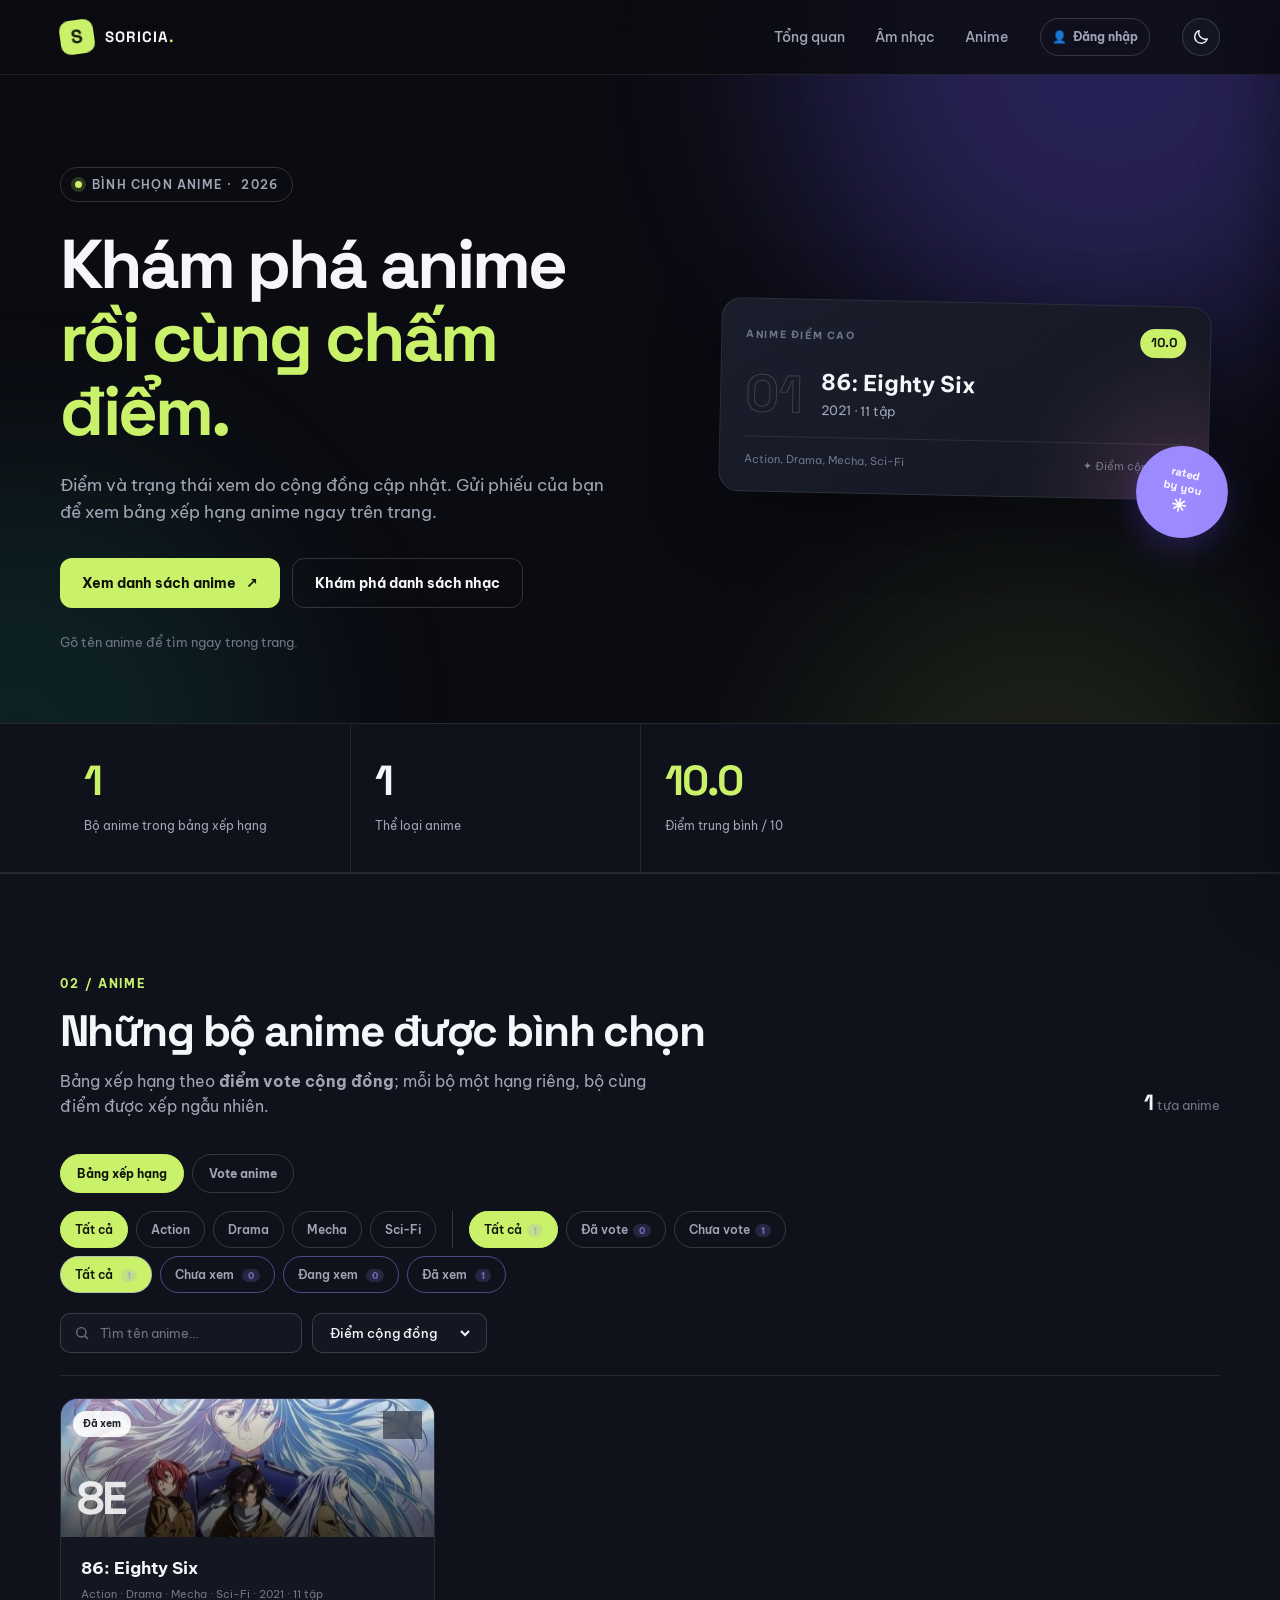
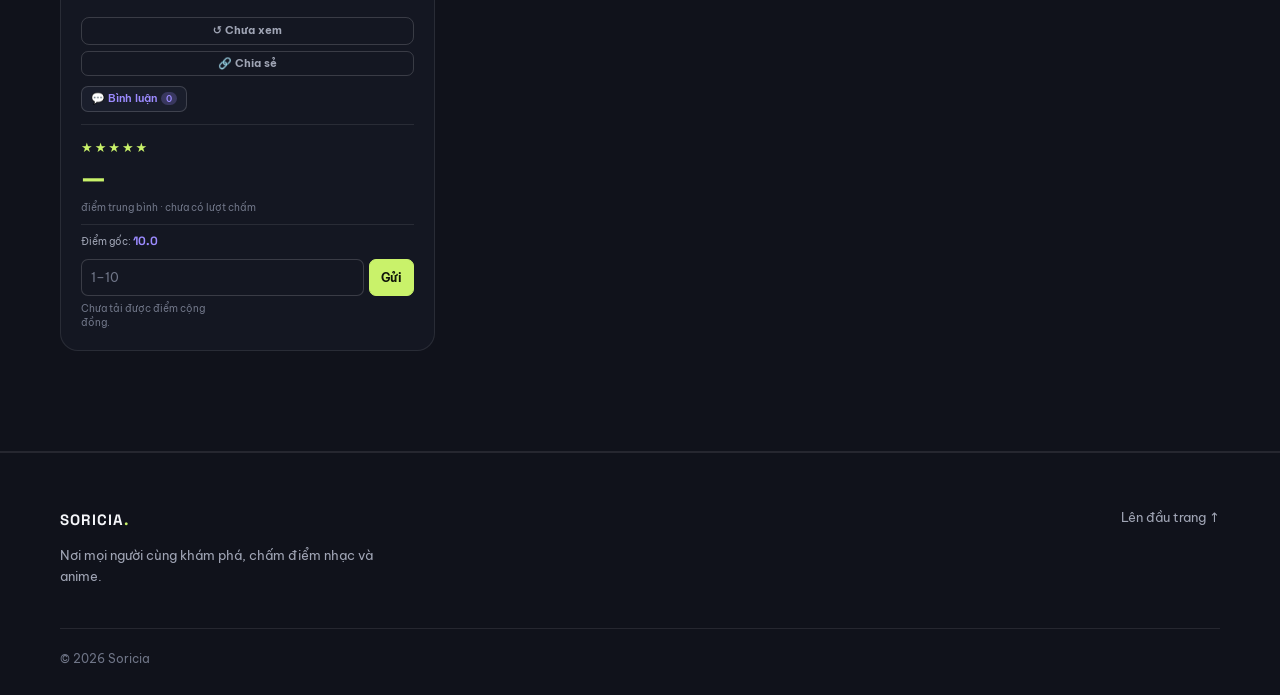
<file: anime.html>
<!doctype html>
<html lang="vi" data-theme="dark">
<head>
  <meta charset="utf-8">
  <meta name="viewport" content="width=device-width, initial-scale=1">
  <meta name="description" content="Bảng xếp hạng anime và bình chọn cộng đồng của Soricia.">
  <meta property="og:title" content="Soricia — Khám phá & chấm điểm anime">
  <meta property="og:description" content="Theo dõi, chấm điểm và xếp hạng những bộ anime cộng đồng đang xem trên Soricia.">
  <meta property="og:type" content="website">
  <meta property="og:url" content="https://oribaka.github.io/soricia/anime.html">
  <meta name="theme-color" content="#0b0c12">
  <title>Soricia — Khám phá & chấm điểm anime</title>
  <link rel="icon" type="image/svg+xml" href="assets/favicon.svg?v=61">
  <link rel="preconnect" href="https://fonts.googleapis.com">
  <link rel="preconnect" href="https://fonts.gstatic.com" crossorigin>
  <link href="https://fonts.googleapis.com/css2?family=Be+Vietnam+Pro:wght@400;500;600;700;800&family=Space+Grotesk:wght@500;600;700&display=swap" rel="stylesheet">
  <link rel="stylesheet" href="assets/css/style.css?v=61">
  <script src="data/data.js?v=61"></script>
  <script src="data/config.js?v=61"></script>
  <script src="assets/js/app.js?v=61" defer></script>
</head>
<body data-page="anime">
  <a class="skip-link" href="#main">Chuyển đến nội dung</a>
  <div class="ambient" aria-hidden="true"><span></span><span></span><span></span></div>

  <header class="site-header">
    <div class="container header-inner">
      <a class="brand" href="#top" aria-label="Soricia — về đầu trang">
        <span class="brand-mark" aria-hidden="true">S</span>
        <span class="brand-name">SORICIA<span class="brand-dot">.</span></span>
      </a>
            <nav class="main-nav" aria-label="Điều hướng chính">
        <a href="#overview">Tổng quan</a>
        <a href="index.html">Âm nhạc</a>
        <a href="anime.html" aria-current="page">Anime</a>
      </nav>
      <button class="account-btn" id="account-btn" type="button" aria-haspopup="dialog" aria-controls="account-modal">
        <span aria-hidden="true">👤</span><span id="account-label">Đăng nhập</span>
      </button>
      <button class="account-btn" id="my-btn" type="button" aria-haspopup="dialog" aria-controls="my-modal" hidden>
        <span aria-hidden="true">⭐</span><span>Của tôi</span>
      </button>
      <button class="theme-toggle" id="theme-toggle" type="button" aria-label="Đổi giao diện sáng/tối" title="Đổi giao diện">
        <svg class="icon-moon" viewBox="0 0 24 24" aria-hidden="true"><path d="M20.4 14.5A8.6 8.6 0 0 1 9.5 3.6 8.6 8.6 0 1 0 20.4 14.5Z"/></svg>
        <svg class="icon-sun" viewBox="0 0 24 24" aria-hidden="true"><circle cx="12" cy="12" r="4.2"/><path d="M12 2v2.4M12 19.6V22M4.9 4.9l1.7 1.7M17.4 17.4l1.7 1.7M2 12h2.4M19.6 12H22M4.9 19.1l1.7-1.7M17.4 6.6l1.7-1.7"/></svg>
      </button>
      <button class="manage-btn" id="manage-btn" type="button" aria-haspopup="dialog" aria-controls="admin-panel">
        <svg viewBox="0 0 24 24" aria-hidden="true"><path d="M12 20h9M16.5 3.5a2.1 2.1 0 0 1 3 3L7 19l-4 1 1-4Z"/></svg>
        <span>Quản lý</span>
      </button>
    </div>
  </header>

  <main id="main">
    <section class="hero" id="top">
      <div class="container hero-grid">
        <div class="hero-copy">
          <p class="eyebrow"><span class="pulse" aria-hidden="true"></span> Bình chọn anime · <span id="hero-year">2026</span></p>
          <h1>Khám phá anime<br><em>rồi cùng chấm điểm.</em></h1>
          <p class="hero-lead">Điểm và trạng thái xem do cộng đồng cập nhật. Gửi phiếu của bạn để xem bảng xếp hạng anime ngay trên trang.</p>
          <div class="hero-actions">
            <a class="btn btn-primary" href="#anime">Xem danh sách anime <span aria-hidden="true">↗</span></a>
            <a class="btn btn-ghost" href="index.html">Khám phá danh sách nhạc</a>
          </div>
          <p class="hero-hint">Gõ tên anime để tìm ngay trong trang.</p>
        </div>
        <div class="hero-showcase" aria-label="Anime điểm cao nhất">
          <article class="showcase-card showcase-anime">
            <div class="showcase-top"><span class="tag">ANIME ĐIỂM CAO</span><span class="score-pill" id="hero-anime-score">—</span></div>
            <div class="showcase-body"><span class="showcase-index">01</span><div><h2 id="hero-anime-title">Đang tải…</h2><p id="hero-anime-meta"></p></div></div>
            <div class="showcase-foot"><span id="hero-anime-genre"></span><span>✦ Điểm cộng đồng</span></div>
          </article>
          <div class="showcase-sticker" aria-hidden="true">rated<br>by you<span>✳</span></div>
        </div>
      </div>
    </section>

    <section class="stats-section" id="overview" aria-label="Tổng quan anime">
      <div class="container stats-grid">
        <div class="stat"><strong data-stat="anime">0</strong><span>Bộ anime trong bảng xếp hạng</span></div>
        <div class="stat"><strong data-stat="genres">0</strong><span>Thể loại anime</span></div>
        <div class="stat" data-anime-score-stat><strong data-stat="avg">0</strong><span>Điểm trung bình / 10</span></div>
      </div>
    </section>

    <section class="section section-anime" id="anime">
      <div class="container">
        <div class="section-head reveal">
          <div>
            <p class="section-kicker">02 / Anime</p>
            <h2 id="anime-section-title">Những bộ anime được bình chọn</h2>
            <p class="section-desc" id="anime-desc-rank">Bảng xếp hạng theo <strong>điểm vote cộng đồng</strong>; mỗi bộ một hạng riêng, bộ cùng điểm được xếp ngẫu nhiên.</p>
            <p class="section-desc vote-desc" id="anime-desc-vote" hidden>Chấm điểm 1–10 cho từng bộ. Điểm cộng đồng và điểm gốc chỉ hiện sau khi bạn gửi phiếu.</p>
          </div>
          <div class="section-side">
            <p class="section-count"><span id="anime-count">0</span> tựa anime</p>
            <button class="btn-add" type="button" data-open-editor="anime">+ Thêm anime</button>
          </div>
        </div>

        <div class="view-tabs" id="anime-tabs" role="tablist" aria-label="Chế độ xem anime">
          <button class="view-tab is-active" type="button" data-view="rank" role="tab" aria-selected="true">Bảng xếp hạng</button>
          <button class="view-tab" type="button" data-view="vote" role="tab" aria-selected="false">Vote anime</button>
        </div>

        <div class="vote-progress" id="anime-progress" hidden>
          <div class="vote-progress-head"><span>Tiến độ bình chọn của bạn</span><strong id="anime-progress-label">0 / 0 anime</strong></div>
          <div class="vote-progress-track" role="progressbar" aria-label="Tiến độ bình chọn anime"><span id="anime-progress-bar"></span></div>
        </div>

        <div class="toolbar reveal">
          <div class="filter-groups">
            <div class="chips" id="anime-filters" role="group" aria-label="Lọc anime theo thể loại"></div>
            <div class="chips vote-filters" id="anime-vote-filters" role="group" aria-label="Lọc anime theo trạng thái vote"></div>
            <div class="chips status-filters" id="anime-status-filters" role="group" aria-label="Lọc anime theo trạng thái xem"></div>
          </div>
          <div class="toolbar-right">
            <label class="search"><svg viewBox="0 0 24 24" aria-hidden="true"><circle cx="11" cy="11" r="7"/><path d="m16.5 16.5 4 4"/></svg><span class="sr-only">Tìm anime</span><input type="search" id="anime-search" placeholder="Tìm tên anime…" autocomplete="off"></label>
            <label class="select-wrap"><span class="sr-only">Sắp xếp anime</span><select id="anime-sort"><option value="community" data-anime-score-sort>Điểm cộng đồng</option><option value="score" data-anime-score-sort>Điểm gốc cao nhất</option><option value="rank">Thứ hạng có sẵn</option><option value="title">Tên A–Z</option><option value="year">Năm mới nhất</option><option value="new">Mới thêm</option></select></label>
          </div>
        </div>
        <div class="anime-grid" id="anime-list" aria-live="polite"></div>
        <p class="empty-state" id="anime-empty" hidden>Chưa có anime nào khớp với bộ lọc này.</p>
      </div>
    </section>
  </main>

  <div class="panel-backdrop" id="panel-backdrop" hidden></div>
  <aside class="admin-panel" id="admin-panel" role="dialog" aria-modal="true" aria-labelledby="panel-title" aria-hidden="true">
    <div class="panel-head">
      <div><p class="section-kicker">Chỉnh trang</p><h2 id="panel-title">Quản lý danh sách</h2></div>
      <button class="panel-close" id="panel-close" type="button" aria-label="Đóng bảng quản lý">×</button>
    </div>

    <div class="panel-tabs" role="tablist" aria-label="Chọn loại dữ liệu">
      <button class="panel-tab is-active" type="button" data-tab="song" role="tab" aria-selected="true">Bài hát</button>
      <button class="panel-tab" type="button" data-tab="anime" role="tab" aria-selected="false">Anime</button>
      <button class="panel-tab" type="button" data-tab="data" role="tab" aria-selected="false">Dữ liệu</button>
    </div>

    <div class="panel-body">
      <div class="auth-box" id="auth-box" hidden>
        <p class="data-intro">Đăng nhập chủ web để đăng thay đổi lên Firebase — mọi người thấy ngay, không cần sửa file.</p>
        <div class="field"><label for="auth-email">Email chủ web</label><input id="auth-email" type="email" autocomplete="username" placeholder="owner@example.com"></div>
        <div class="field"><label for="auth-password">Mật khẩu</label><input id="auth-password" type="password" autocomplete="current-password" placeholder="••••••••"></div>
        <p class="form-status" id="auth-status" hidden></p>
        <button class="btn btn-primary" id="auth-signin" type="button">Đăng nhập chủ web</button>
        <button class="btn btn-ghost" id="auth-signout" type="button" hidden>Đăng xuất</button>
        <button class="btn btn-ghost" id="auth-publish" type="button" hidden>Đăng danh sách hiện tại lên web</button>
      </div>

      <datalist id="genre-options"></datalist>

      <form class="editor-form" id="song-form" novalidate>
        <input type="hidden" id="song-edit-id">
        <div class="field"><label for="song-title">Tên bài <span>*</span></label><input id="song-title" required maxlength="120" placeholder="Amor Na Praia"></div>
        <div class="field"><label for="song-artist">Nghệ sĩ <span>*</span></label><input id="song-artist" required maxlength="120" placeholder="Flame Runner"></div>
        <div class="field-row">
          <div class="field"><label for="song-genre">Thể loại <span>*</span></label><input id="song-genre" required list="genre-options" maxlength="40" placeholder="Phonk"></div>
          <div class="field field-small"><label for="song-score">Điểm /10</label><input id="song-score" type="number" min="0" max="10" step="0.1" placeholder="— (chưa chấm)" inputmode="decimal"></div>
        </div>
        <div class="field"><label for="song-year">Năm phát hành</label><input id="song-year" type="number" min="1900" max="2100" placeholder="2025" inputmode="numeric"></div>
        <div class="field"><label for="song-youtube">Link YouTube (để nút Nghe)</label><input id="song-youtube" placeholder="https://youtu.be/... hoặc ID video" maxlength="200"></div>
        <div class="field"><label for="song-note">Giới thiệu ngắn</label><textarea id="song-note" rows="3" maxlength="300" placeholder="Giới thiệu về bài hát…"></textarea></div>
        <div class="field">
          <label>Ảnh bìa</label>
          <div class="image-drop">
            <img id="song-image-preview" alt="" hidden>
            <span class="image-placeholder" id="song-image-placeholder">Chọn ảnh để tải lên</span>
            <input type="file" id="song-image" accept="image/*" aria-label="Chọn ảnh bìa bài hát">
          </div>
          <button class="remove-image" type="button" id="song-remove-image" hidden>Xoá ảnh</button>
        </div>
        <button class="btn btn-primary form-submit" id="song-submit" type="submit">Thêm bài hát</button>
      </form>

      <form class="editor-form" id="anime-form" novalidate hidden>
        <input type="hidden" id="anime-edit-id">
        <div class="field"><label for="anime-title">Tên anime <span>*</span></label><input id="anime-title" required maxlength="120" placeholder="Violet Evergarden"></div>
        <div class="field"><label for="anime-alt">Tên phụ</label><input id="anime-alt" maxlength="120" placeholder="Kimi no Na wa"></div>
        <div class="field-row">
          <div class="field"><label for="anime-genre">Thể loại <span>*</span> <small>(chia bằng dấu phẩy)</small></label><input id="anime-genre" required list="genre-options" maxlength="120" placeholder="Action, Drama, Mecha"></div>
          <div class="field field-small"><label for="anime-score">Điểm /10</label><input id="anime-score" type="number" min="0" max="10" step="0.1" placeholder="— (chưa chấm)" inputmode="decimal"></div>
        </div>
        <div class="field-row">
          <div class="field"><label for="anime-year">Năm</label><input id="anime-year" type="number" min="1900" max="2100" placeholder="2018" inputmode="numeric"></div>
          <div class="field"><label for="anime-episodes">Số tập</label><input id="anime-episodes" type="number" min="1" max="2000" placeholder="13" inputmode="numeric"></div>
        </div>
        <div class="field"><label for="anime-status">Trạng thái</label><select id="anime-status"><option>Chưa xem</option><option>Đang xem</option><option>Đã xem</option></select></div>
        <div class="field"><label for="anime-note">Giới thiệu ngắn</label><textarea id="anime-note" rows="3" maxlength="300" placeholder="Giới thiệu về anime…"></textarea></div>
        <div class="field">
          <label>Ảnh poster</label>
          <div class="image-drop">
            <img id="anime-image-preview" alt="" hidden>
            <span class="image-placeholder" id="anime-image-placeholder">Chọn ảnh để tải lên</span>
            <input type="file" id="anime-image" accept="image/*" aria-label="Chọn ảnh poster anime">
          </div>
          <button class="btn btn-ghost" type="button" id="anime-find-poster">✦ Tìm poster gợi ý</button>
          <button class="remove-image" type="button" id="anime-remove-image" hidden>Xoá ảnh</button>
        </div>
        <p class="form-status" id="anime-form-status" hidden></p>
        <button class="btn btn-primary form-submit" id="anime-submit" type="submit">Thêm anime</button>
      </form>

      <div class="data-tools" id="data-tools" hidden>
        <p class="data-intro">Dữ liệu đang lưu trong <strong>trình duyệt của bạn</strong>. Xuất file để sao lưu, chuyển sang thiết khác, hoặc đưa lên GitHub.</p>
        <button class="btn btn-ghost" id="export-json" type="button">Tải file JSON (sao lưu)</button>
        <button class="btn btn-ghost" id="export-js" type="button">Tải file data.js (đưa lên GitHub)</button>
        <button class="btn btn-primary" id="export-package" type="button">📦 Gói cập nhật cho Drive (data.js + ảnh bạn thêm)</button>
        <div class="health-box">
          <div class="health-head"><b>Kiểm tra Firebase</b><button class="btn btn-ghost" id="health-check" type="button">Chạy kiểm tra</button></div>
          <pre class="health-result" id="health-result" hidden></pre>
        </div>
        <div class="history-box owner-only" id="history-box" hidden>
          <div class="history-head"><b>Nhật ký chủ web</b><button class="btn btn-ghost" id="history-clear" type="button">Xoá nhật ký</button></div>
          <div class="history-list" id="history-list"></div>
        </div>
        <label class="btn btn-ghost file-label" for="import-json">Nhập file JSON<input type="file" id="import-json" accept="application/json,.json"></label>
        <button class="btn btn-ghost" id="restore-backup" type="button">Khôi phục bản cũ trong trình duyệt</button>
        <button class="btn btn-ghost" id="cleanup-images" type="button">🧹 Dọn ảnh cũ không dùng</button>
        <button class="btn btn-danger" id="reset-data" type="button">Khôi phục dữ liệu gốc từ data.js</button>
        <div class="bulk-box">
          <p class="data-intro">Thêm hàng loạt — mỗi dòng một mục, cách nhau bằng dấu <code>|</code>.</p>
          <p class="data-note">Nhạc: <code>Tên | Nghệ sĩ | YouTube | Thể loại</code><br>Anime: <code>Tên | Tên phụ | Thể loại | Năm | Số tập</code></p>
          <select id="bulk-kind" aria-label="Loại dữ liệu cần thêm">
            <option value="song">Bài hát</option>
            <option value="anime">Anime</option>
          </select>
          <textarea id="bulk-input" rows="6" placeholder="Amor Na Praia | Flame Runner | https://youtu.be/gIYb014up6g | Phonk"></textarea>
          <div class="bulk-actions">
            <button class="btn btn-ghost" id="bulk-preview" type="button">Xem trước</button>
            <button class="btn btn-primary" id="bulk-add" type="button" disabled>Thêm các mục</button>
          </div>
          <div class="bulk-result" id="bulk-result" aria-live="polite"></div>
        </div>
        <p class="data-note">Khi có file data.js mới, bản bạn đang lưu trong trình duyệt sẽ được sao lưu tự động. Ảnh được nén trước khi lưu để không vượt quá bộ nhớ. Nếu dùng chung nhiều thiết bị, hãy xuất JSON rồi nhập ở thiết bị kia.</p>
      </div>
    </div>

    <div class="panel-foot">Thay đổi lưu tự động trong trình duyệt này. Nhấn <strong>Xuất</strong> để giữ bản sao lưu.</div>
  </aside>
  <div class="toast" id="toast" role="status" aria-live="polite"></div>

  <footer class="site-footer">
    <div class="container footer-inner">
      <div><span class="brand-name">SORICIA<span class="brand-dot">.</span></span><p>Nơi mọi người cùng khám phá, chấm điểm nhạc và anime.</p></div>
      <div class="footer-links"><a href="#top">Lên đầu trang ↑</a></div>
    </div>
    <div class="container footer-bottom"><span>© <span id="footer-year">2026</span> Soricia</span></div>
  </footer>
  <div class="remote-banner" id="remote-banner" hidden>
    <span id="remote-banner-text">Có dữ liệu mới trên Firebase.</span>
    <button type="button" id="remote-reload">Tải bản mới</button>
    <button type="button" id="remote-dismiss" aria-label="Bỏ qua">×</button>
  </div>
  <div class="modal" id="account-modal" hidden>
    <div class="modal-backdrop" data-close-account></div>
    <div class="modal-box account-box" role="dialog" aria-modal="true" aria-labelledby="account-title">
      <div class="modal-head"><h2 id="account-title">Tài khoản Soricia</h2><button type="button" id="account-close" aria-label="Đóng">×</button></div>
      <p class="account-note" id="account-hint">Tạo tài khoản để bình luận và gửi điểm. Những phiếu bạn đã vote trước đó sẽ tự động chuyển sang tài khoản — không bị mất. Email quản lý dùng nút Đăng nhập để vào bảng quản lý — tài khoản quản lý cũng vote và bình luận như tài khoản thường.</p>
      <div class="field"><label for="account-email">Email</label><input id="account-email" type="email" autocomplete="username" placeholder="ban@example.com"></div>
      <div class="field"><label for="account-password">Mật khẩu</label><input id="account-password" type="password" autocomplete="current-password" placeholder="Ít nhất 6 ký tự"></div>
      <p class="form-status" id="account-status" hidden></p>
      <div class="account-actions">
        <button class="btn btn-primary" id="account-signup" type="button">Tạo tài khoản</button>
        <button class="btn btn-ghost" id="account-signin" type="button">Đăng nhập</button>
        <button class="btn btn-ghost" id="account-signout" type="button" hidden>Đăng xuất</button>
        <button class="btn btn-ghost" id="account-resync" type="button" hidden>Đồng bộ lại phiếu đã vote</button>
      </div>
      <button class="link-btn" id="account-forgot" type="button">Quên mật khẩu?</button>
      <div class="account-change" id="account-change-wrap" hidden>
        <div class="field"><label for="account-new-password">Đổi mật khẩu</label><input id="account-new-password" type="password" autocomplete="new-password" placeholder="Mật khẩu mới (ít nhất 6 ký tự)"></div>
        <button class="btn btn-ghost" id="account-change-password" type="button">Đổi mật khẩu</button>
      </div>
    </div>
  </div>
  <div class="modal" id="my-modal" hidden>
    <div class="modal-backdrop" data-close-my></div>
    <div class="modal-box my-box" role="dialog" aria-modal="true" aria-labelledby="my-title">
      <div class="modal-head"><h2 id="my-title">⭐ Của tôi</h2><button type="button" id="my-close" aria-label="Đóng">×</button></div>
      <div id="my-content"></div>
    </div>
  </div>
  <div class="modal" id="comment-modal" hidden>
    <div class="modal-backdrop" data-close-comment></div>
    <div class="modal-box comment-box" role="dialog" aria-modal="true" aria-labelledby="comment-title">
      <div class="modal-head"><h2 id="comment-title">Bình luận</h2><button type="button" id="comment-close" aria-label="Đóng">×</button></div>
      <p class="comment-sub" id="comment-sub"></p>
      <div class="comment-list" id="comment-list"></div>
      <form id="comment-form" hidden>
        <textarea id="comment-text" rows="3" maxlength="500" placeholder="Viết bình luận của bạn…"></textarea>
        <p class="form-status" id="comment-status" hidden></p>
        <button class="btn btn-primary" id="comment-submit" type="submit">Gửi bình luận</button>
      </form>
      <div class="comment-login" id="comment-login" hidden>
        <p>Đăng nhập hoặc tạo tài khoản để tham gia bình luận.</p>
        <button class="btn btn-primary" id="comment-account-btn" type="button">Đăng nhập / Tạo tài khoản</button>
      </div>
    </div>
  </div>
</body>
</html>
</file>
<file: assets/css/style.css>
/* =========================================================
   Soricia — community music & anime ratings
   ========================================================= */
:root {
  --bg: #0b0c12;
  --bg-soft: #10121b;
  --surface: #141722;
  --surface-2: #1a1e2c;
  --text: #f5f6fa;
  --muted: #a0a5b5;
  --faint: #6f7587;
  --border: rgba(255, 255, 255, .09);
  --border-strong: rgba(255, 255, 255, .16);
  --accent: #c9f26a;
  --accent-ink: #10150a;
  --violet: #9c8bff;
  --pink: #ff8eb4;
  --shadow: 0 24px 70px rgba(0, 0, 0, .35);
  --radius: 20px;
  color-scheme: dark;
}

[data-theme="light"] {
  --bg: #f7f7f3;
  --bg-soft: #fdfdfb;
  --surface: #ffffff;
  --surface-2: #f0f1ec;
  --text: #181a22;
  --muted: #5f6472;
  --faint: #8a8f9c;
  --border: rgba(20, 25, 35, .1);
  --border-strong: rgba(20, 25, 35, .2);
  --accent: #82b71b;
  --accent-ink: #ffffff;
  --violet: #7158e8;
  --pink: #d95087;
  --shadow: 0 22px 60px rgba(31, 36, 48, .1);
  color-scheme: light;
}

*, *::before, *::after { box-sizing: border-box; }
html { scroll-behavior: smooth; scroll-padding-top: 96px; }
body {
  margin: 0;
  background: var(--bg);
  color: var(--text);
  font-family: "Be Vietnam Pro", system-ui, -apple-system, "Segoe UI", sans-serif;
  font-size: 16px;
  line-height: 1.6;
  -webkit-font-smoothing: antialiased;
  overflow-x: hidden;
}
h1, h2, h3, p { margin-top: 0; }
a { color: inherit; text-decoration: none; }
button, input, select { font: inherit; }
button { cursor: pointer; }
:focus-visible { outline: 2px solid var(--accent); outline-offset: 3px; border-radius: 6px; }
::selection { background: var(--accent); color: var(--accent-ink); }
.sr-only {
  position: absolute; width: 1px; height: 1px; overflow: hidden;
  clip: rect(0 0 0 0); white-space: nowrap;
}
.skip-link {
  position: fixed; top: -60px; left: 16px; z-index: 100;
  padding: 10px 18px; background: var(--accent); color: var(--accent-ink);
  border-radius: 10px; font-weight: 700;
}
.skip-link:focus { top: 12px; }
.container { width: min(1160px, calc(100% - 48px)); margin-inline: auto; }

/* ---------- ambient background ---------- */
.ambient { position: fixed; inset: 0; z-index: -1; overflow: hidden; pointer-events: none; }
.ambient span { position: absolute; display: block; border-radius: 50%; filter: blur(100px); opacity: .28; }
.ambient span:nth-child(1) { width: 620px; height: 620px; top: -260px; right: -140px; background: #6f5bff; }
.ambient span:nth-child(2) { width: 520px; height: 520px; top: 480px; left: -240px; background: #1d8f7b; opacity: .17; }
.ambient span:nth-child(3) { width: 480px; height: 480px; bottom: -160px; right: 0; background: #b5e34a; opacity: .1; }
[data-theme="light"] .ambient span { opacity: .13; }

/* ---------- header ---------- */
.site-header {
  position: sticky; top: 0; z-index: 50;
  background: color-mix(in srgb, var(--bg) 82%, transparent);
  backdrop-filter: blur(18px);
  border-bottom: 1px solid var(--border);
}
.header-inner { display: flex; align-items: center; gap: 32px; min-height: 74px; }
.brand { display: inline-flex; align-items: center; gap: 11px; flex: 0 0 auto; }
.brand-mark {
  display: grid; place-items: center; width: 34px; height: 34px;
  border-radius: 10px; background: var(--accent); color: var(--accent-ink);
  font-family: "Space Grotesk", sans-serif; font-weight: 700; font-size: 19px;
  transform: rotate(-8deg);
}
.brand-name { font-family: "Space Grotesk", sans-serif; font-weight: 700; letter-spacing: .08em; font-size: 15px; }
.brand-dot { color: var(--accent); }
.main-nav { display: flex; align-items: center; gap: 30px; margin-left: auto; }
.main-nav a { color: var(--muted); font-size: 14px; font-weight: 500; transition: color .2s; }
.main-nav a:hover { color: var(--text); }
.theme-toggle {
  display: grid; place-items: center; width: 38px; height: 38px; flex: 0 0 auto;
  border-radius: 50%; border: 1px solid var(--border-strong);
  background: var(--surface); color: var(--text); transition: transform .2s, border-color .2s;
}
.theme-toggle:hover { transform: rotate(15deg); border-color: var(--accent); }
.theme-toggle svg { width: 18px; height: 18px; fill: none; stroke: currentColor; stroke-width: 1.8; stroke-linecap: round; stroke-linejoin: round; }
.icon-sun { display: none; }
[data-theme="light"] .icon-moon { display: none; }
[data-theme="light"] .icon-sun { display: block; }

/* ---------- hero ---------- */
.hero { position: relative; padding: 92px 0 70px; }
.hero-grid { display: grid; grid-template-columns: 1.08fr .92fr; gap: 72px; align-items: center; }
.eyebrow {
  display: inline-flex; align-items: center; gap: 10px;
  padding: 7px 14px; margin-bottom: 26px;
  border: 1px solid var(--border-strong); border-radius: 100px;
  color: var(--muted); font-size: 12px; font-weight: 600; letter-spacing: .1em; text-transform: uppercase;
}
.pulse { width: 7px; height: 7px; border-radius: 50%; background: var(--accent); box-shadow: 0 0 0 4px color-mix(in srgb, var(--accent) 18%, transparent); }
.hero h1 {
  font-family: "Space Grotesk", "Be Vietnam Pro", sans-serif;
  font-size: clamp(44px, 5.4vw, 74px); line-height: 1.06; letter-spacing: -.045em;
  font-weight: 700; margin-bottom: 24px;
}
.hero h1 em { font-style: normal; color: var(--accent); }
.hero-lead { max-width: 550px; color: var(--muted); font-size: 17px; margin-bottom: 32px; }
.hero-actions { display: flex; flex-wrap: wrap; gap: 12px; }
.btn {
  display: inline-flex; align-items: center; justify-content: center; gap: 10px;
  min-height: 50px; padding: 0 22px; border-radius: 12px;
  font-size: 14px; font-weight: 700; transition: transform .2s, background .2s, border-color .2s;
}
.btn:hover { transform: translateY(-2px); }
.btn-primary { background: var(--accent); color: var(--accent-ink); }
.btn-primary:hover { background: color-mix(in srgb, var(--accent) 85%, white); }
.btn-ghost { border: 1px solid var(--border-strong); color: var(--text); }
.btn-ghost:hover { border-color: var(--accent); }
.hero-hint { margin: 24px 0 0; color: var(--faint); font-size: 13px; }

.hero-showcase { position: relative; padding: 12px 10px 34px 0; }
.showcase-card {
  position: relative; overflow: hidden;
  padding: 22px 24px; border: 1px solid var(--border); border-radius: var(--radius);
  background: linear-gradient(145deg, var(--surface-2), var(--surface));
  box-shadow: var(--shadow);
}
.showcase-card + .showcase-card { margin-top: 18px; }
.showcase-music { transform: rotate(1.6deg); }
.showcase-anime { transform: rotate(-1.6deg); margin-left: 32px; }
.showcase-card::after {
  content: ""; position: absolute; width: 180px; height: 180px; right: -70px; bottom: -90px;
  border-radius: 50%; background: var(--violet); filter: blur(60px); opacity: .22;
}
.showcase-anime::after { background: var(--pink); }
.showcase-top { display: flex; justify-content: space-between; align-items: center; gap: 12px; }
.tag { color: var(--faint); font-size: 10px; font-weight: 700; letter-spacing: .16em; }
.score-pill {
  padding: 4px 10px; border-radius: 100px; background: var(--accent); color: var(--accent-ink);
  font-family: "Space Grotesk", sans-serif; font-size: 13px; font-weight: 700;
}
.showcase-body { display: flex; align-items: center; gap: 18px; margin: 18px 0 16px; }
.showcase-index {
  font-family: "Space Grotesk", sans-serif; font-size: 52px; line-height: 1;
  font-weight: 700; color: transparent; -webkit-text-stroke: 1px var(--border-strong);
}
.showcase-body h2 { font-size: 22px; line-height: 1.25; margin-bottom: 4px; font-weight: 700; }
.showcase-body p { margin: 0; color: var(--muted); font-size: 13px; }
.showcase-foot { display: flex; justify-content: space-between; gap: 12px; padding-top: 14px; border-top: 1px solid var(--border); color: var(--faint); font-size: 11px; }
.showcase-sticker {
  position: absolute; right: -8px; bottom: -8px; z-index: 2;
  width: 92px; height: 92px; display: grid; place-content: center; text-align: center;
  border-radius: 50%; background: var(--violet); color: #fff;
  font-family: "Space Grotesk", sans-serif; font-size: 11px; font-weight: 700;
  line-height: 1.25; letter-spacing: .02em; transform: rotate(12deg);
  box-shadow: 0 12px 30px rgba(80, 60, 190, .35);
}
.showcase-sticker span { display: block; font-size: 18px; }

/* ---------- stats ---------- */
.stats-section { border-block: 1px solid var(--border); background: var(--bg-soft); }
.stats-grid { display: grid; grid-template-columns: repeat(4, 1fr); }
.stat { padding: 36px 24px 34px; }
.stat + .stat { border-left: 1px solid var(--border); }
.stat strong {
  display: block; font-family: "Space Grotesk", sans-serif; font-size: 42px;
  line-height: 1; font-weight: 700; letter-spacing: -.04em; margin-bottom: 10px;
}
.stat:nth-child(odd) strong { color: var(--accent); }
.stat span { color: var(--muted); font-size: 12px; }

/* ---------- sections ---------- */
.section { padding: 100px 0; }
.section-anime { background: var(--bg-soft); border-block: 1px solid var(--border); }
.section-head { display: flex; align-items: end; justify-content: space-between; gap: 24px; margin-bottom: 34px; }
.section-kicker { color: var(--accent); font-size: 12px; font-weight: 700; letter-spacing: .16em; text-transform: uppercase; margin-bottom: 14px; }
.section-head h2 {
  font-family: "Space Grotesk", sans-serif; font-size: clamp(30px, 3.5vw, 44px);
  line-height: 1.13; letter-spacing: -.035em; font-weight: 700; margin-bottom: 12px;
}
.section-desc { max-width: 620px; color: var(--muted); margin-bottom: 0; }
.section-count { flex: 0 0 auto; margin: 0; color: var(--faint); font-size: 13px; }
.section-count span { color: var(--text); font-family: "Space Grotesk", sans-serif; font-size: 22px; font-weight: 700; }

/* ---------- toolbar ---------- */
.toolbar {
  display: flex; justify-content: space-between; align-items: center; gap: 20px;
  flex-wrap: wrap; padding-bottom: 22px; margin-bottom: 22px;
  border-bottom: 1px solid var(--border);
}
.chips { display: flex; flex-wrap: wrap; gap: 8px; }
.filter-groups { display: flex; flex-wrap: wrap; align-items: center; gap: 8px 16px; }
.vote-filters { padding-left: 16px; border-left: 1px solid var(--border-strong); }
.chip-count { margin-left: 6px; opacity: .7; font-size: 10px; }
@media (max-width: 620px) {
  .vote-filters { padding-left: 0; border-left: 0; }
}
.chip {
  padding: 8px 14px; border-radius: 100px; border: 1px solid var(--border-strong);
  background: transparent; color: var(--muted); font-size: 12px; font-weight: 600;
  transition: background .2s, color .2s, border-color .2s;
}
.chip:hover { color: var(--text); border-color: var(--accent); }
.chip[aria-pressed="true"] { background: var(--accent); color: var(--accent-ink); border-color: var(--accent); }
.toolbar-right { display: flex; gap: 10px; flex-wrap: wrap; }
.search, .select-wrap {
  display: flex; align-items: center; gap: 8px; min-height: 40px;
  padding: 0 13px; border: 1px solid var(--border-strong); border-radius: 10px;
  background: var(--surface); color: var(--faint);
}
.search:focus-within, .select-wrap:focus-within { border-color: var(--accent); }
.search svg { width: 16px; height: 16px; fill: none; stroke: currentColor; stroke-width: 2; stroke-linecap: round; }
.search input {
  width: 190px; border: 0; outline: 0; background: transparent;
  color: var(--text); font-size: 13px;
}
.search input::placeholder { color: var(--faint); }
.select-wrap select {
  border: 0; outline: 0; background: transparent; color: var(--text);
  font-size: 13px; font-weight: 500; padding-right: 4px;
}
.select-wrap option { background: var(--surface); color: var(--text); }

/* ---------- song list ---------- */
.song-list { list-style: none; margin: 0; padding: 0; display: grid; gap: 10px; counter-reset: none; }
.song {
  display: grid; grid-template-columns: 62px 1fr auto; align-items: center; gap: 20px;
  padding: 18px 24px 18px 16px; border: 1px solid var(--border); border-radius: 16px;
  background: var(--surface); transition: transform .2s, border-color .2s, background .2s;
}
.song:hover { transform: translateX(6px); border-color: var(--border-strong); background: var(--surface-2); }
.song-rank {
  display: grid; place-items: center; width: 56px; height: 56px; border-radius: 14px;
  background: var(--surface-2); color: var(--faint);
  font-family: "Space Grotesk", sans-serif; font-size: 20px; font-weight: 700;
}
.song.is-top .song-rank { background: var(--accent); color: var(--accent-ink); }
.song-main { min-width: 0; }
.song-title-line { display: flex; align-items: baseline; flex-wrap: wrap; gap: 10px; }
.song-title { font-size: 17px; font-weight: 700; margin: 0; }
.song-artist { color: var(--muted); font-size: 13px; }
.song-note { color: var(--faint); font-size: 13px; margin: 5px 0 10px; }
.song-meta { display: flex; align-items: center; flex-wrap: wrap; gap: 8px; font-size: 11px; color: var(--faint); }
.genre-badge {
  padding: 3px 10px; border-radius: 100px; background: color-mix(in srgb, var(--violet) 16%, transparent);
  color: var(--violet); font-size: 10px; font-weight: 700; letter-spacing: .04em; text-transform: uppercase;
}
[data-theme="light"] .genre-badge { color: #6048d6; }
.meter { width: 100px; height: 4px; border-radius: 10px; background: var(--surface-2); overflow: hidden; }
.meter span { display: block; height: 100%; border-radius: inherit; background: linear-gradient(90deg, var(--violet), var(--accent)); }
.song-score { text-align: right; min-width: 78px; }
.song-score strong {
  font-family: "Space Grotesk", sans-serif; font-size: 28px; line-height: 1;
  letter-spacing: -.04em; color: var(--accent);
}
.song-score small { display: block; color: var(--faint); font-size: 10px; margin-top: 6px; }

/* ---------- anime grid ---------- */
.anime-grid { display: grid; grid-template-columns: repeat(3, 1fr); gap: 18px; }
.anime-card {
  position: relative; display: flex; flex-direction: column; overflow: hidden;
  border: 1px solid var(--border); border-radius: 18px; background: var(--surface);
  transition: transform .25s, border-color .25s, box-shadow .25s;
}
.anime-card:hover { transform: translateY(-5px); border-color: var(--border-strong); box-shadow: var(--shadow); }
.anime-cover {
  position: relative; height: 138px; display: flex; align-items: end; padding: 16px;
  background: linear-gradient(135deg, var(--c1, #6c5ce7), var(--c2, #1f9c8a));
  overflow: hidden;
}
.anime-cover::before {
  content: ""; position: absolute; inset: 0;
  background: radial-gradient(circle at 78% 18%, rgba(255,255,255,.4) 0 1px, transparent 2px),
              radial-gradient(circle at 25% 70%, rgba(255,255,255,.28) 0 1px, transparent 2px),
              linear-gradient(120deg, transparent 30%, rgba(255,255,255,.18) 65%, transparent 75%);
  background-size: 46px 46px, 64px 64px, 100% 100%;
}
.anime-initials {
  position: relative; font-family: "Space Grotesk", sans-serif; font-size: 46px;
  line-height: 1; font-weight: 700; letter-spacing: -.06em; color: rgba(255,255,255,.85);
}
.anime-cover-rank {
  position: absolute; top: 12px; right: 12px; z-index: 1;
  padding: 5px 10px; border-radius: 8px; background: rgba(10, 12, 18, .5);
  backdrop-filter: blur(8px); color: #fff; font-family: "Space Grotesk", sans-serif;
  font-size: 11px; font-weight: 700;
}
.status-tag {
  position: absolute; top: 12px; left: 12px; z-index: 1;
  padding: 5px 10px; border-radius: 100px; background: rgba(255,255,255,.88);
  color: #20232c; font-size: 10px; font-weight: 700;
}
.status-tag.is-watching { background: var(--accent); color: var(--accent-ink); }
.anime-body { display: flex; flex-direction: column; flex: 1; padding: 20px; }
.anime-title { font-size: 17px; line-height: 1.3; font-weight: 700; margin-bottom: 6px; }
.anime-sub { color: var(--faint); font-size: 11px; margin-bottom: 14px; }
.anime-note { color: var(--muted); font-size: 13px; line-height: 1.6; margin-bottom: 18px; flex: 1; }
.anime-foot { display: flex; align-items: center; justify-content: space-between; gap: 12px; padding-top: 14px; border-top: 1px solid var(--border); }
.stars { color: var(--accent); font-size: 13px; letter-spacing: 2px; }
.anime-score { font-family: "Space Grotesk", sans-serif; font-size: 19px; font-weight: 700; }
.anime-score small { color: var(--faint); font-size: 11px; font-weight: 400; }

.empty-state { padding: 50px 20px; text-align: center; color: var(--muted); border: 1px dashed var(--border-strong); border-radius: 16px; }

/* ---------- footer ---------- */
.site-footer { border-top: 1px solid var(--border); background: var(--bg-soft); padding: 54px 0 26px; }
.footer-inner { display: flex; justify-content: space-between; gap: 30px; flex-wrap: wrap; }
.footer-inner p { margin: 12px 0 0; color: var(--muted); font-size: 13px; max-width: 340px; }
.footer-links { display: flex; gap: 24px; align-items: start; color: var(--muted); font-size: 13px; }
.footer-links a:hover { color: var(--accent); }
.footer-bottom {
  display: flex; justify-content: space-between; gap: 16px; flex-wrap: wrap;
  margin-top: 42px; padding-top: 20px; border-top: 1px solid var(--border);
  color: var(--faint); font-size: 12px;
}

/* ---------- reveal ---------- */
.reveal { opacity: 0; transform: translateY(18px); transition: opacity .55s ease, transform .55s ease; }
.reveal.is-visible { opacity: 1; transform: none; }

/* ---------- responsive ---------- */
@media (max-width: 1000px) {
  .hero-grid { gap: 40px; }
  .hero { padding-top: 70px; }
  .anime-grid { grid-template-columns: repeat(2, 1fr); }
}
@media (max-width: 820px) {
  .container { width: min(100% - 36px, 1160px); }
  .main-nav { gap: 18px; }
  .hero-grid { grid-template-columns: 1fr; }
  .hero-showcase { max-width: 540px; }
  .stats-grid { grid-template-columns: repeat(2, 1fr); }
  .stat:nth-child(3) { border-left: 0; }
  .stat:nth-child(n+3) { border-top: 1px solid var(--border); }
  .section { padding: 74px 0; }
}
@media (max-width: 620px) {
  .header-inner { gap: 12px; min-height: 64px; }
  .main-nav { display: none; }
  .theme-toggle { margin-left: auto; }
  .hero { padding: 54px 0 56px; }
  .hero h1 { font-size: 42px; }
  .hero-lead { font-size: 15px; }
  .showcase-anime { margin-left: 12px; }
  .showcase-sticker { width: 76px; height: 76px; font-size: 9px; }
  .stat { padding: 26px 16px; }
  .stat strong { font-size: 32px; }
  .section-head { align-items: start; flex-direction: column; gap: 8px; }
  .toolbar { align-items: stretch; }
  .search { flex: 1; }
  .search input { width: 100%; }
  .toolbar-right { width: 100%; }
  .song { grid-template-columns: 44px 1fr; gap: 12px; padding: 14px; }
  .song-rank { width: 42px; height: 42px; font-size: 16px; border-radius: 11px; }
  .song-score { grid-column: 2; text-align: left; display: flex; align-items: baseline; gap: 8px; }
  .song-score small { margin: 0; }
  .anime-grid { grid-template-columns: 1fr; }
  .footer-links { flex-direction: column; gap: 10px; }
}
@media (prefers-reduced-motion: reduce) {
  html { scroll-behavior: auto; }
  *, *::before, *::after { animation-duration: .01ms !important; transition-duration: .01ms !important; }
  .reveal { opacity: 1; transform: none; }
}

/* =========================================================
   In-page manager (add / edit / delete without touching code)
   ========================================================= */
.manage-btn {
  display: inline-flex; align-items: center; gap: 7px; flex: 0 0 auto;
  min-height: 38px; padding: 0 13px; border-radius: 10px;
  border: 1px solid var(--border-strong); background: transparent; color: var(--text);
  font-size: 13px; font-weight: 700; transition: background .2s, color .2s, border-color .2s;
}
.manage-btn svg { width: 15px; height: 15px; fill: none; stroke: currentColor; stroke-width: 1.9; stroke-linecap: round; stroke-linejoin: round; }
.manage-btn:hover { background: var(--accent); color: var(--accent-ink); border-color: var(--accent); }
.section-side { display: flex; align-items: center; gap: 18px; flex: 0 0 auto; }
.btn-add {
  padding: 8px 14px; border-radius: 10px; border: 1px dashed var(--border-strong);
  background: transparent; color: var(--accent); font-size: 12px; font-weight: 700;
  transition: background .2s, border-color .2s;
}
.btn-add:hover { background: color-mix(in srgb, var(--accent) 12%, transparent); border-color: var(--accent); }

/* thumbnails inside existing cards */
.song-rank { position: relative; overflow: hidden; }
.song-rank img { position: absolute; inset: 0; width: 100%; height: 100%; object-fit: cover; }
.song-rank.has-image { background: transparent; }
.song-rank.has-image::before { content: ""; position: absolute; inset: 0; z-index: 1; background: linear-gradient(180deg, transparent 35%, rgba(0,0,0,.72)); }
.song-rank b { position: relative; z-index: 2; font: inherit; }
.song-rank.has-image b, .song.is-top .song-rank.has-image b { color: #fff; text-shadow: 0 1px 4px rgba(0,0,0,.7); }
.song.is-top .song-rank.has-image { background: transparent; }
.anime-cover-img { position: absolute; inset: 0; width: 100%; height: 100%; object-fit: cover; }
.anime-cover::after { content: ""; position: absolute; inset: 0; z-index: 1; background: linear-gradient(180deg, rgba(0,0,0,.05), rgba(0,0,0,.68)); }
.anime-cover .anime-initials, .anime-cover .status-tag, .anime-cover .anime-cover-rank { z-index: 2; }

.item-actions { display: flex; gap: 6px; margin-top: 10px; flex-wrap: wrap; }
.item-actions button {
  padding: 3px 9px; border-radius: 7px; border: 1px solid var(--border-strong);
  background: var(--surface-2); color: var(--muted); font-size: 11px; font-weight: 600;
}
.item-actions button[data-action="edit"] { color: var(--accent); border-color: color-mix(in srgb, var(--accent) 40%, transparent); }
.item-actions button:hover { color: var(--accent); border-color: var(--accent); }
.item-actions .is-danger:hover { color: var(--pink); border-color: var(--pink); }
.anime-actions { margin-top: 12px; }

/* drawer */
.panel-backdrop {
  position: fixed; inset: 0; z-index: 90; background: rgba(0,0,0,.55);
  backdrop-filter: blur(3px); opacity: 0; transition: opacity .25s;
}
.panel-backdrop[hidden] { display: none; }
body.panel-open .panel-backdrop { opacity: 1; }
.admin-panel {
  position: fixed; top: 0; right: 0; bottom: 0; z-index: 100;
  display: flex; flex-direction: column; width: min(480px, 100%);
  background: var(--bg-soft); border-left: 1px solid var(--border-strong);
  box-shadow: -20px 0 60px rgba(0,0,0,.35); transform: translateX(102%);
  transition: transform .28s ease;
}
body.panel-open .admin-panel { transform: none; }
.panel-head {
  display: flex; align-items: center; justify-content: space-between; gap: 16px;
  padding: 24px 26px 18px; border-bottom: 1px solid var(--border);
}
.panel-head .section-kicker { margin-bottom: 4px; }
.panel-head h2 { margin: 0; font-family: "Space Grotesk", sans-serif; font-size: 24px; }
.panel-close {
  width: 36px; height: 36px; flex: 0 0 auto; border-radius: 50%;
  border: 1px solid var(--border-strong); background: var(--surface); color: var(--muted);
  font-size: 24px; line-height: 1;
}
.panel-close:hover { color: var(--text); border-color: var(--accent); }
.panel-tabs { display: flex; gap: 6px; padding: 14px 26px 0; border-bottom: 1px solid var(--border); }
.panel-tab {
  padding: 10px 14px; border: 0; border-bottom: 2px solid transparent;
  background: transparent; color: var(--muted); font-size: 13px; font-weight: 700;
}
.panel-tab.is-active { color: var(--accent); border-bottom-color: var(--accent); }
.panel-body { flex: 1; overflow-y: auto; padding: 22px 26px 30px; }
.editor-form { display: grid; gap: 15px; }
.field { display: grid; gap: 6px; min-width: 0; }
.field > label { color: var(--muted); font-size: 12px; font-weight: 600; }
.field > label span { color: var(--pink); }
.field input, .field textarea, .field select {
  width: 100%; padding: 10px 12px; border-radius: 10px;
  border: 1px solid var(--border-strong); background: var(--surface); color: var(--text);
  font-size: 13px; outline: 0; resize: vertical;
}
.field input:focus, .field textarea:focus, .field select:focus { border-color: var(--accent); }
.field input::placeholder, .field textarea::placeholder { color: var(--faint); }
.field-row { display: grid; grid-template-columns: 1fr 110px; gap: 12px; }
.field-small input { text-align: center; }
.image-drop {
  position: relative; display: grid; place-items: center; min-height: 132px;
  border: 1px dashed var(--border-strong); border-radius: 12px; overflow: hidden;
  background: var(--surface); text-align: center;
}
.image-drop img { width: 100%; height: 132px; object-fit: cover; }
.image-placeholder { color: var(--faint); font-size: 12px; padding: 20px; }
.image-drop input[type="file"] {
  position: absolute; inset: 0; width: 100%; height: 100%; opacity: 0; cursor: pointer;
}
.remove-image {
  justify-self: start; padding: 4px 10px; border-radius: 7px; border: 1px solid var(--border-strong);
  background: transparent; color: var(--pink); font-size: 11px; font-weight: 600;
}
.form-submit { width: 100%; margin-top: 4px; }
.data-tools { display: grid; gap: 10px; }
.data-intro, .data-note { color: var(--muted); font-size: 12px; line-height: 1.6; margin: 0 0 4px; }
.data-note { color: var(--faint); }
.data-tools .btn { width: 100%; }
.file-label { display: grid; place-items: center; cursor: pointer; }
.file-label input { display: none; }
.btn-danger { border: 1px solid color-mix(in srgb, var(--pink) 50%, transparent); color: var(--pink); background: transparent; }
.btn-danger:hover { background: color-mix(in srgb, var(--pink) 12%, transparent); }
.panel-foot {
  padding: 14px 26px; border-top: 1px solid var(--border);
  color: var(--faint); font-size: 11px; line-height: 1.5;
}
.toast {
  position: fixed; bottom: 24px; left: 50%; z-index: 120;
  transform: translate(-50%, 20px); opacity: 0; pointer-events: none;
  padding: 12px 20px; border-radius: 12px; background: var(--accent); color: var(--accent-ink);
  font-size: 13px; font-weight: 700; box-shadow: var(--shadow);
  transition: opacity .25s, transform .25s;
}
.toast.is-visible { opacity: 1; transform: translate(-50%, 0); }

@media (max-width: 620px) {
  .manage-btn span { display: none; }
  .manage-btn { width: 38px; justify-content: center; padding: 0; }
  .section-head { flex-wrap: wrap; }
  .section-side { width: 100%; justify-content: space-between; }
  .field-row { grid-template-columns: 1fr 90px; }
  .panel-head, .panel-body, .panel-foot { padding-inline: 20px; }
}

/* ---------- community voting ---------- */
.song-score { min-width: 168px; }
.song-score .author-score {
  margin-top: 8px; padding-top: 7px; border-top: 1px solid var(--border);
  color: var(--muted); font-size: 10px; white-space: nowrap;
}
.song-score .author-score b { color: var(--violet); font-family: "Space Grotesk", sans-serif; font-size: 12px; }
.vote-buttons { display: grid; grid-template-columns: repeat(5, 1fr); gap: 3px; margin-top: 8px; }
.vote-btn {
  min-width: 0; padding: 4px 0; border-radius: 5px;
  border: 1px solid var(--border-strong); background: var(--surface-2);
  color: var(--muted); font-size: 10px; font-weight: 700; line-height: 1;
  transition: background .15s, color .15s, border-color .15s;
}
.vote-btn:hover { border-color: var(--accent); color: var(--accent); }
.vote-btn.is-picked { background: var(--accent); color: var(--accent-ink); border-color: var(--accent); }
.my-vote, .vote-note { display: block; margin-top: 6px; color: var(--faint); font-size: 10px; }
.vote-note { max-width: 150px; line-height: 1.4; }
@media (max-width: 620px) {
  .song-score { width: 100%; }
  .vote-buttons { max-width: 210px; }
}

/* hidden attribute must win over component display rules */
[hidden] { display: none !important; }

/* vote by typing a score instead of 10 fixed buttons */
.vote-form { display: flex; flex-wrap: wrap; gap: 5px; margin-top: 8px; }
.vote-form input {
  flex: 1 1 84px; width: 100%; min-width: 0; min-height: 34px;
  padding: 7px 9px; border-radius: 7px;
  border: 1px solid var(--border-strong); background: var(--surface); color: var(--text);
  font-size: 13px; outline: 0; pointer-events: auto; user-select: text;
}
.vote-form input:focus { border-color: var(--accent); }
.vote-form input::placeholder { color: var(--faint); }
.vote-form button {
  flex: 0 0 auto; min-height: 34px; padding: 0 11px; border-radius: 7px;
  border: 1px solid var(--accent); background: var(--accent); color: var(--accent-ink);
  font-size: 12px; font-weight: 700;
}
.vote-form button:hover { filter: brightness(1.08); }
@media (max-width: 620px) { .vote-form { max-width: 210px; } }

/* ---------- in-page music player ---------- */
.listen-row { display: flex; flex-wrap: wrap; align-items: center; gap: 10px; margin-top: 10px; }
.listen-btn, .listen-link {
  display: inline-flex; align-items: center; justify-content: center; min-height: 30px;
  padding: 4px 12px; border-radius: 8px; border: 1px solid var(--accent);
  background: color-mix(in srgb, var(--accent) 14%, transparent); color: var(--text);
  font-size: 12px; font-weight: 700; text-decoration: none; cursor: pointer;
}
.listen-btn:hover, .listen-link:hover { background: color-mix(in srgb, var(--accent) 25%, transparent); }
.listen-link { border-color: var(--border-strong); background: transparent; color: var(--muted); font-weight: 600; }
body.player-expanded { overflow: hidden; }
/* Chế độ mặc định: cửa sổ nhỏ góc phải, KHÔNG chặn thao tác chấm điểm. */
.player-modal { position: fixed; inset: 0; z-index: 200; pointer-events: none; }
.player-backdrop {
  position: absolute; inset: 0; background: rgba(3, 4, 8, .82); backdrop-filter: blur(5px);
  pointer-events: auto;
}
.player-box {
  position: absolute; pointer-events: auto; overflow: hidden;
  border: 1px solid var(--border-strong); border-radius: 12px;
  background: var(--surface); box-shadow: var(--shadow);
}
.player-modal.is-mini .player-box { right: 18px; bottom: 18px; width: min(340px, calc(100vw - 36px)); }
.player-modal.is-mini .player-backdrop { display: none; }
.player-modal.is-expanded .player-box {
  left: 50%; top: 50%; transform: translate(-50%, -50%); width: min(calc(100% - 36px), 760px);
  border-radius: 14px;
}
.player-toolbar {
  display: flex; align-items: center; gap: 6px; padding: 6px 8px;
  border-bottom: 1px solid var(--border); background: var(--surface-2);
  cursor: grab; touch-action: none; user-select: none;
}
.player-drag-grip { flex: 0 0 auto; color: var(--faint); font-size: 13px; line-height: 1; }
.player-box.is-dragging { cursor: grabbing; opacity: .92; }
.player-box.is-dragging .player-toolbar { cursor: grabbing; }
.player-box.is-dragging iframe { pointer-events: none; }
.player-title {
  flex: 1 1 auto; min-width: 0; overflow: hidden; white-space: nowrap; text-overflow: ellipsis;
  font-size: 12px; font-weight: 700; color: var(--text);
}
.player-expand, .player-close {
  flex: 0 0 auto; width: 28px; height: 28px; border-radius: 7px;
  border: 1px solid var(--border-strong); background: transparent; color: var(--text);
  font-size: 13px; font-weight: 700; cursor: pointer;
}
.player-expand:hover, .player-close:hover { background: var(--surface); }
.player-frame { aspect-ratio: 16 / 9; width: 100%; background: #000; }
.player-frame iframe { display: block; width: 100%; height: 100%; border: 0; }
@media (max-width: 620px) {
  .player-modal.is-mini .player-box { right: 12px; bottom: 12px; width: min(300px, calc(100vw - 24px)); }
  .listen-row { gap: 7px; }
}

/* ---------- ranking / blind-vote tabs ---------- */
.view-tabs { display: flex; gap: 8px; margin-bottom: 18px; }
.view-tab {
  padding: 9px 16px; border-radius: 100px; border: 1px solid var(--border-strong);
  background: transparent; color: var(--muted); font-size: 12px; font-weight: 700; cursor: pointer;
}
.view-tab:hover { color: var(--text); border-color: var(--accent); }
.view-tab.is-active { background: var(--accent); color: var(--accent-ink); border-color: var(--accent); }
.vote-desc { color: var(--accent); }
body.vote-mode [data-score-stat],
body.vote-mode #hero-song-score,
body.vote-mode .meter,
body.vote-mode [data-score-sort] { display: none; }

/* ---------- anime ranking / blind-vote tabs ---------- */
.anime-card .song-score.anime-vote {
  width: 100%; min-width: 0; text-align: left;
  margin-top: 12px; padding-top: 12px; border-top: 1px solid var(--border);
}
.anime-card .song-score.anime-vote .stars { display: block; margin-bottom: 5px; }
.anime-card .song-score.anime-vote .vote-form { max-width: none; }
body.anime-vote-mode #hero-anime-score,
body.anime-vote-mode [data-anime-score-sort] { display: none; }
@media (max-width: 620px) {
  .anime-card .song-score.anime-vote { display: block; }
}

/* Mỗi trang giờ chỉ có một card giới thiệu — bỏ độ lệch của bản hai card. */
body[data-page="music"] .showcase-card,
body[data-page="anime"] .showcase-card {
  margin-left: 0;
  transform: rotate(1.2deg);
}

/* Phản hồi ngay tại form quản lý để không bỏ sót trên điện thoại. */
.form-status {
  margin: 0; padding: 10px 12px; border-radius: 10px;
  border: 1px solid color-mix(in srgb, var(--pink) 45%, transparent);
  background: color-mix(in srgb, var(--pink) 14%, transparent);
  color: var(--pink); font-size: 12px; line-height: 1.5;
}
.field input.is-invalid, .field textarea.is-invalid, .field select.is-invalid {
  border-color: var(--pink);
  box-shadow: 0 0 0 2px color-mix(in srgb, var(--pink) 18%, transparent);
}

/* Thanh tiến độ bình chọn — chỉ hiện trong tab Vote. */
.vote-progress { margin: 16px 0 2px; }
.vote-progress-head {
  display: flex; justify-content: space-between; align-items: baseline; gap: 12px;
  color: var(--muted); font-size: 12px; font-weight: 600;
}
.vote-progress-head strong {
  color: var(--accent); font-family: "Space Grotesk", sans-serif; font-size: 13px;
}
.vote-progress-track {
  height: 6px; margin-top: 8px; border-radius: 99px;
  background: var(--surface-2); overflow: hidden;
}
.vote-progress-track span {
  display: block; width: 0; height: 100%; border-radius: inherit;
  background: linear-gradient(90deg, var(--accent), var(--violet));
  transition: width .3s ease;
}

/* Đăng nhập chủ web — chỉ hiện trong bảng Quản lý. */
.auth-box {
  display: grid; gap: 10px; margin-bottom: 18px; padding-bottom: 18px;
  border-bottom: 1px solid var(--border);
}
.auth-box .data-intro { margin: 0 0 2px; }

/* Toast có nút Hoàn tác. */
.toast { display: flex; align-items: center; gap: 12px; }
.toast-action {
  flex: 0 0 auto; padding: 4px 10px; border-radius: 8px;
  border: 1px solid var(--accent-ink); background: transparent;
  color: var(--accent-ink); font-size: 12px; font-weight: 800;
}
.toast-action:hover { background: color-mix(in srgb, var(--accent-ink) 20%, transparent); }

/* Thêm hàng loạt trong tab Dữ liệu. */
.bulk-box {
  margin-top: 16px; padding-top: 16px; border-top: 1px solid var(--border);
  display: grid; gap: 10px;
}
.bulk-box select, .bulk-box textarea {
  width: 100%; padding: 10px 12px; border-radius: 10px;
  border: 1px solid var(--border-strong); background: var(--surface); color: var(--text);
  font-size: 13px; resize: vertical;
}
.bulk-actions { display: flex; gap: 8px; }
.bulk-actions .btn { flex: 1; }
.bulk-list {
  max-height: 160px; overflow: auto; padding: 10px 12px; border-radius: 10px;
  background: var(--surface-2);
}
.bulk-list p { margin: 0 0 5px; color: var(--muted); font-size: 12px; line-height: 1.5; }

/* Phần 1: lọc trạng thái, badge mới, chia sẻ, làm nổi mục deep link. */
.status-filters .chip { border-color: color-mix(in srgb, var(--violet) 45%, transparent); }
.new-badge {
  display: inline-flex; align-items: center; padding: 2px 7px; border-radius: 99px;
  background: color-mix(in srgb, var(--violet) 22%, transparent);
  border: 1px solid color-mix(in srgb, var(--violet) 60%, transparent);
  color: var(--violet); font-size: 9px; font-weight: 800; letter-spacing: .04em;
}
.share-btn {
  padding: 3px 8px; border-radius: 7px; border: 1px solid var(--border-strong);
  background: transparent; color: var(--muted); font-size: 11px; font-weight: 700;
}
.share-btn:hover { color: var(--accent); border-color: var(--accent); }
.anime-card.is-linked, .song.is-linked {
  outline: 2px solid var(--accent);
  outline-offset: 3px;
  transition: outline-color .3s;
}
@media (max-width: 620px) {
  .share-btn { min-height: 28px; }
}

/* Nhóm A: kiểm tra Firebase, báo dữ liệu mới, đóng gói cập nhật. */
.health-box {
  margin-top: 12px; padding: 12px; border-radius: 12px;
  background: var(--surface-2); border: 1px solid var(--border-strong);
}
.health-head { display: flex; align-items: center; justify-content: space-between; gap: 10px; }
.health-head b { font-size: 12px; letter-spacing: .02em; }
.health-head .btn { padding: 5px 10px; font-size: 11px; }
.health-result {
  margin: 10px 0 0; padding: 10px; border-radius: 8px;
  background: var(--surface-1); color: var(--text); font: 11px/1.6 ui-monospace, monospace;
  white-space: pre-wrap; word-break: break-word;
}
.remote-banner {
  position: fixed; left: 50%; bottom: 18px; transform: translateX(-50%);
  z-index: 120; display: flex; align-items: center; gap: 10px;
  max-width: calc(100vw - 24px); padding: 10px 12px;
  border-radius: 12px; border: 1px solid var(--accent);
  background: var(--surface-1); box-shadow: var(--shadow);
  font-size: 12px; font-weight: 700;
}
.remote-banner[hidden] { display: none; }
.remote-banner button {
  border: 0; border-radius: 8px; padding: 5px 9px;
  background: var(--accent); color: #fff; font-size: 11px; font-weight: 800;
}
.remote-banner button:last-child { background: transparent; color: var(--muted); font-size: 16px; padding: 2px 6px; }
@media (max-width: 620px) {
  .remote-banner { font-size: 11px; gap: 7px; }
}

/* Nhóm B: sắp xếp mới, đổi trạng thái anime, bài hát hôm nay. */
.chip-count {
  margin-left: 5px; padding: 1px 6px; border-radius: 99px;
  background: color-mix(in srgb, var(--violet) 24%, transparent);
  color: var(--violet); font-size: 9px; font-weight: 800;
}
.status-toggle {
  display: inline-block; margin: 0 0 6px; padding: 4px 9px;
  border-radius: 8px; border: 1px solid var(--border-strong);
  background: transparent; color: var(--muted); font-size: 11px; font-weight: 700;
}
.status-toggle:hover { color: var(--accent); border-color: var(--accent); }
.daily-box { display: flex; align-items: stretch; gap: 8px; margin-top: 16px; max-width: 330px; }
.daily-box[hidden] { display: none; }
.daily-pick {
  flex: 1; text-align: left; padding: 11px 13px; cursor: pointer;
  border-radius: 13px; border: 1px solid color-mix(in srgb, var(--violet) 55%, transparent);
  background: color-mix(in srgb, var(--violet) 12%, var(--surface-1));
  color: var(--text); display: grid; gap: 3px;
}
.daily-pick:hover { border-color: var(--accent); }
.daily-pick-label { font-size: 10px; font-weight: 800; color: var(--violet); letter-spacing: .02em; }
.daily-pick-title { font-size: 14px; line-height: 1.3; }
.daily-pick-foot { display: flex; justify-content: space-between; gap: 8px; font-size: 10px; color: var(--muted); }
.daily-pick-foot b { color: var(--accent); white-space: nowrap; }
.daily-share {
  width: 38px; border-radius: 12px; cursor: pointer;
  border: 1px solid var(--border-strong); background: var(--surface-2); color: var(--muted);
  font-size: 14px;
}
.daily-share:hover { color: var(--accent); border-color: var(--accent); }
@media (max-width: 620px) {
  .daily-box { max-width: 100%; }
  .daily-pick-title { font-size: 13px; }
}

.status-tag.is-unwatched { background: var(--surface-2); color: var(--muted); }

.history-box {
  margin-top: 12px; padding: 12px; border-radius: 12px;
  background: var(--surface-2); border: 1px solid var(--border-strong);
}
.history-head { display: flex; align-items: center; justify-content: space-between; gap: 10px; }
.history-head b { font-size: 12px; }
.history-head .btn { padding: 5px 10px; font-size: 11px; }
.history-list { max-height: 180px; overflow: auto; margin-top: 8px; }
.history-list p {
  margin: 0 0 6px; color: var(--muted); font-size: 11px; line-height: 1.5;
}
.history-list time { color: var(--violet); font-weight: 700; }
.history-list b { color: var(--text); }

/* Tài khoản người xem và bình luận cộng đồng. */
.account-btn {
  display: inline-flex; align-items: center; gap: 6px;
  padding: 8px 11px; border-radius: 999px; cursor: pointer;
  border: 1px solid var(--border-strong); background: transparent;
  color: var(--muted); font-size: 12px; font-weight: 700;
}
.account-btn:hover { color: var(--accent); border-color: var(--accent); }
.modal { position: fixed; inset: 0; z-index: 200; display: grid; place-items: center; padding: 16px; }
.modal[hidden] { display: none; }
.modal-backdrop { position: absolute; inset: 0; background: rgba(4, 5, 10, .72); backdrop-filter: blur(4px); }
.modal-box {
  position: relative; width: min(440px, 100%); max-height: 88vh; overflow: auto;
  padding: 20px; border-radius: 18px; background: var(--surface);
  border: 1px solid var(--border-strong); box-shadow: var(--shadow);
}
.modal-head { display: flex; align-items: center; justify-content: space-between; gap: 12px; }
.modal-head h2 { margin: 0; font-size: 18px; }
.modal-head button {
  width: 30px; height: 30px; border-radius: 8px; cursor: pointer;
  border: 1px solid var(--border); background: transparent; color: var(--muted); font-size: 18px;
}
.account-note, .comment-sub { margin: 10px 0 14px; color: var(--muted); font-size: 12px; line-height: 1.6; }
.account-actions { display: flex; gap: 8px; flex-wrap: wrap; margin-top: 12px; }
.link-btn {
  margin-top: 10px; padding: 2px 0; border: 0; background: none; cursor: pointer;
  color: var(--accent); font-size: 12px; font-weight: 600; text-decoration: underline;
}
.link-btn:hover { color: var(--accent-strong, var(--accent)); }
.account-change { margin-top: 14px; padding-top: 12px; border-top: 1px solid var(--border-strong); }
.account-change .btn { margin-top: 8px; }
.account-actions .btn { flex: 1; min-width: 120px; }
.comment-list { display: grid; gap: 10px; max-height: 280px; overflow: auto; margin: 12px 0; }
.comment-item { padding: 10px 12px; border-radius: 12px; background: var(--surface-2); font-size: 12px; line-height: 1.5; }
.comment-meta { display: flex; align-items: center; justify-content: space-between; gap: 8px; color: var(--violet); font-size: 10px; font-weight: 800; }
.comment-meta button { border: 0; background: transparent; color: var(--muted); cursor: pointer; font-size: 11px; }
.comment-meta button:hover { color: var(--pink); }
.comment-item p { margin: 6px 0 0; white-space: pre-wrap; word-break: break-word; }
.comment-author.is-owner { color: #ff7b72; font-weight: 800; }
.comment-owner-tag {
  color: #ff7b72; border: 1px solid rgba(255, 123, 114, .55); border-radius: 99px;
  padding: 0 6px; font-size: 9px; font-weight: 800; letter-spacing: .03em;
}

/* Trang "Của tôi" */
.my-box { max-width: 560px; }
.my-stats { display: flex; flex-wrap: wrap; gap: 8px; margin: 12px 0 4px; }
.my-stats span {
  background: var(--surface-2); border: 1px solid var(--border-strong); border-radius: 99px;
  padding: 5px 11px; font-size: 12px; color: var(--muted);
}
.my-stats b { color: var(--text); }
.my-heading { margin: 18px 0 8px; font-size: 14px; }
.my-row {
  display: flex; align-items: center; gap: 10px; padding: 8px 10px; margin-bottom: 6px;
  background: var(--surface-2); border: 1px solid var(--border-strong); border-radius: 12px;
}
.my-goto {
  flex: 1; min-width: 0; text-align: left; background: none; border: 0; cursor: pointer;
  display: grid; gap: 1px; color: var(--text); font: inherit;
}
.my-goto:hover .my-row-title { color: var(--accent); }
.my-row-title { font-size: 13px; font-weight: 700; white-space: nowrap; overflow: hidden; text-overflow: ellipsis; }
.my-row-sub { font-size: 11px; color: var(--muted); white-space: nowrap; overflow: hidden; text-overflow: ellipsis; }
.my-comment-text { font-size: 12px; color: var(--muted); white-space: nowrap; overflow: hidden; text-overflow: ellipsis; }
.my-score, .my-community { font-size: 12px; color: var(--muted); white-space: nowrap; }
.my-score b { color: var(--accent); }
.my-del {
  border: 0; background: transparent; color: var(--muted); cursor: pointer; font-size: 12px; flex-shrink: 0;
}
.my-del:hover { color: var(--pink); }
#my-content { max-height: 62vh; overflow: auto; }
#comment-text {
  width: 100%; padding: 10px 12px; border-radius: 10px; resize: vertical;
  border: 1px solid var(--border-strong); background: var(--surface-2); color: var(--text);
  font: inherit; font-size: 13px;
}
#comment-form .btn { margin-top: 8px; width: 100%; }
.comment-login { display: grid; gap: 10px; margin-top: 12px; }
.comment-login p { margin: 0; color: var(--muted); font-size: 12px; line-height: 1.6; }
.comment-toggle { color: var(--violet) !important; }
.comment-count {
  margin-left: 4px; padding: 1px 5px; border-radius: 99px;
  background: color-mix(in srgb, var(--violet) 24%, transparent); font-size: 9px;
}
@media (max-width: 620px) {
  .account-btn span:last-child { display: none; }
  .modal-box { padding: 16px; }
}

/* Hiệu ứng nhẹ: vào danh sách, nạp ảnh, điểm số, modal và trạng thái. */
@keyframes cardIn {
  from { opacity: 0; transform: translateY(10px) scale(.99); }
  to { opacity: 1; transform: none; }
}
.song.is-entering, .anime-card.is-entering {
  animation: cardIn .32s cubic-bezier(.2, .8, .25, 1) both;
  animation-delay: calc(min(var(--i, 0), 12) * 28ms);
}

@keyframes meterFill {
  from { transform: scaleX(0); }
  to { transform: scaleX(1); }
}
.meter span { transform-origin: left center; animation: meterFill .6s ease-out both; }

@keyframes badgePulse {
  0%, 100% { transform: scale(1); opacity: 1; }
  50% { transform: scale(1.08); opacity: .82; }
}
.new-badge { animation: badgePulse 2.2s ease-in-out 2; }

.song-rank img, .anime-cover-img {
  filter: blur(6px); opacity: .55;
  transition: filter .45s ease, opacity .45s ease;
}
.song-rank img.is-loaded, .anime-cover-img.is-loaded { filter: none; opacity: 1; }

@keyframes listSwap {
  from { opacity: .55; transform: translateY(4px); }
  to { opacity: 1; transform: none; }
}
#music-list.is-swapping, #anime-list.is-swapping { animation: listSwap .24s ease both; }

@keyframes statusPop {
  0% { transform: scale(.94); }
  60% { transform: scale(1.04); }
  100% { transform: scale(1); }
}
.status-toggle.is-changed { animation: statusPop .42s ease; }

@keyframes backdropIn { from { opacity: 0; } to { opacity: 1; } }
@keyframes modalIn {
  from { opacity: 0; transform: translateY(16px) scale(.98); }
  to { opacity: 1; transform: none; }
}
.modal-backdrop { animation: backdropIn .22s ease both; }
.modal-box { animation: modalIn .28s cubic-bezier(.2, .9, .25, 1) both; }

@keyframes linkedGlow {
  0% { box-shadow: 0 0 0 0 rgba(201, 242, 106, .45); }
  30% { box-shadow: 0 0 0 8px rgba(201, 242, 106, .14); }
  100% { box-shadow: 0 0 0 18px rgba(201, 242, 106, 0); }
}
.song.is-linked, .anime-card.is-linked { animation: linkedGlow 3.5s ease-out both; }

@media (prefers-reduced-motion: reduce) {
  *, *::before, *::after {
    animation-duration: .01ms !important;
    animation-iteration-count: 1 !important;
    transition-duration: .01ms !important;
    scroll-behavior: auto !important;
  }
  .song-rank img, .anime-cover-img { filter: none; opacity: 1; }
}

.form-status.is-success {
  border-color: color-mix(in srgb, var(--accent) 45%, transparent);
  background: color-mix(in srgb, var(--accent) 14%, transparent);
  color: var(--accent);
}
</file>
